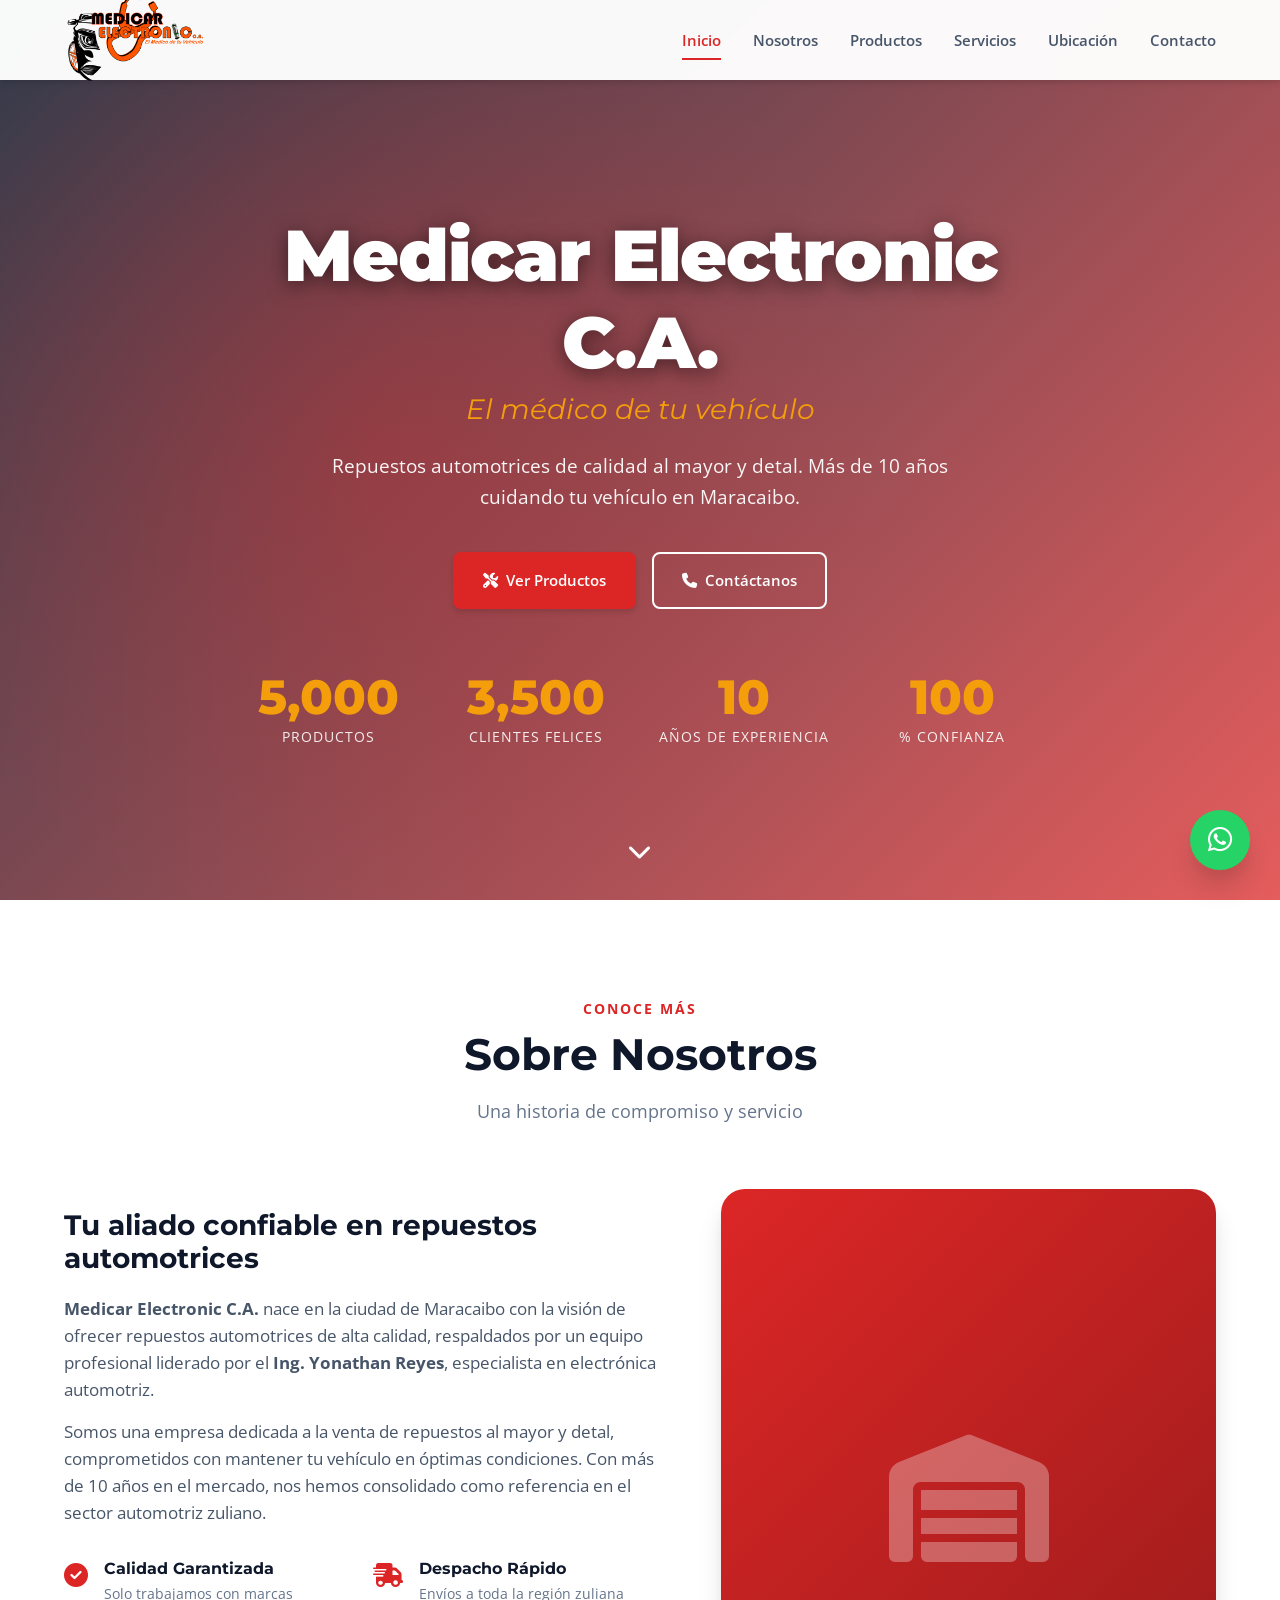
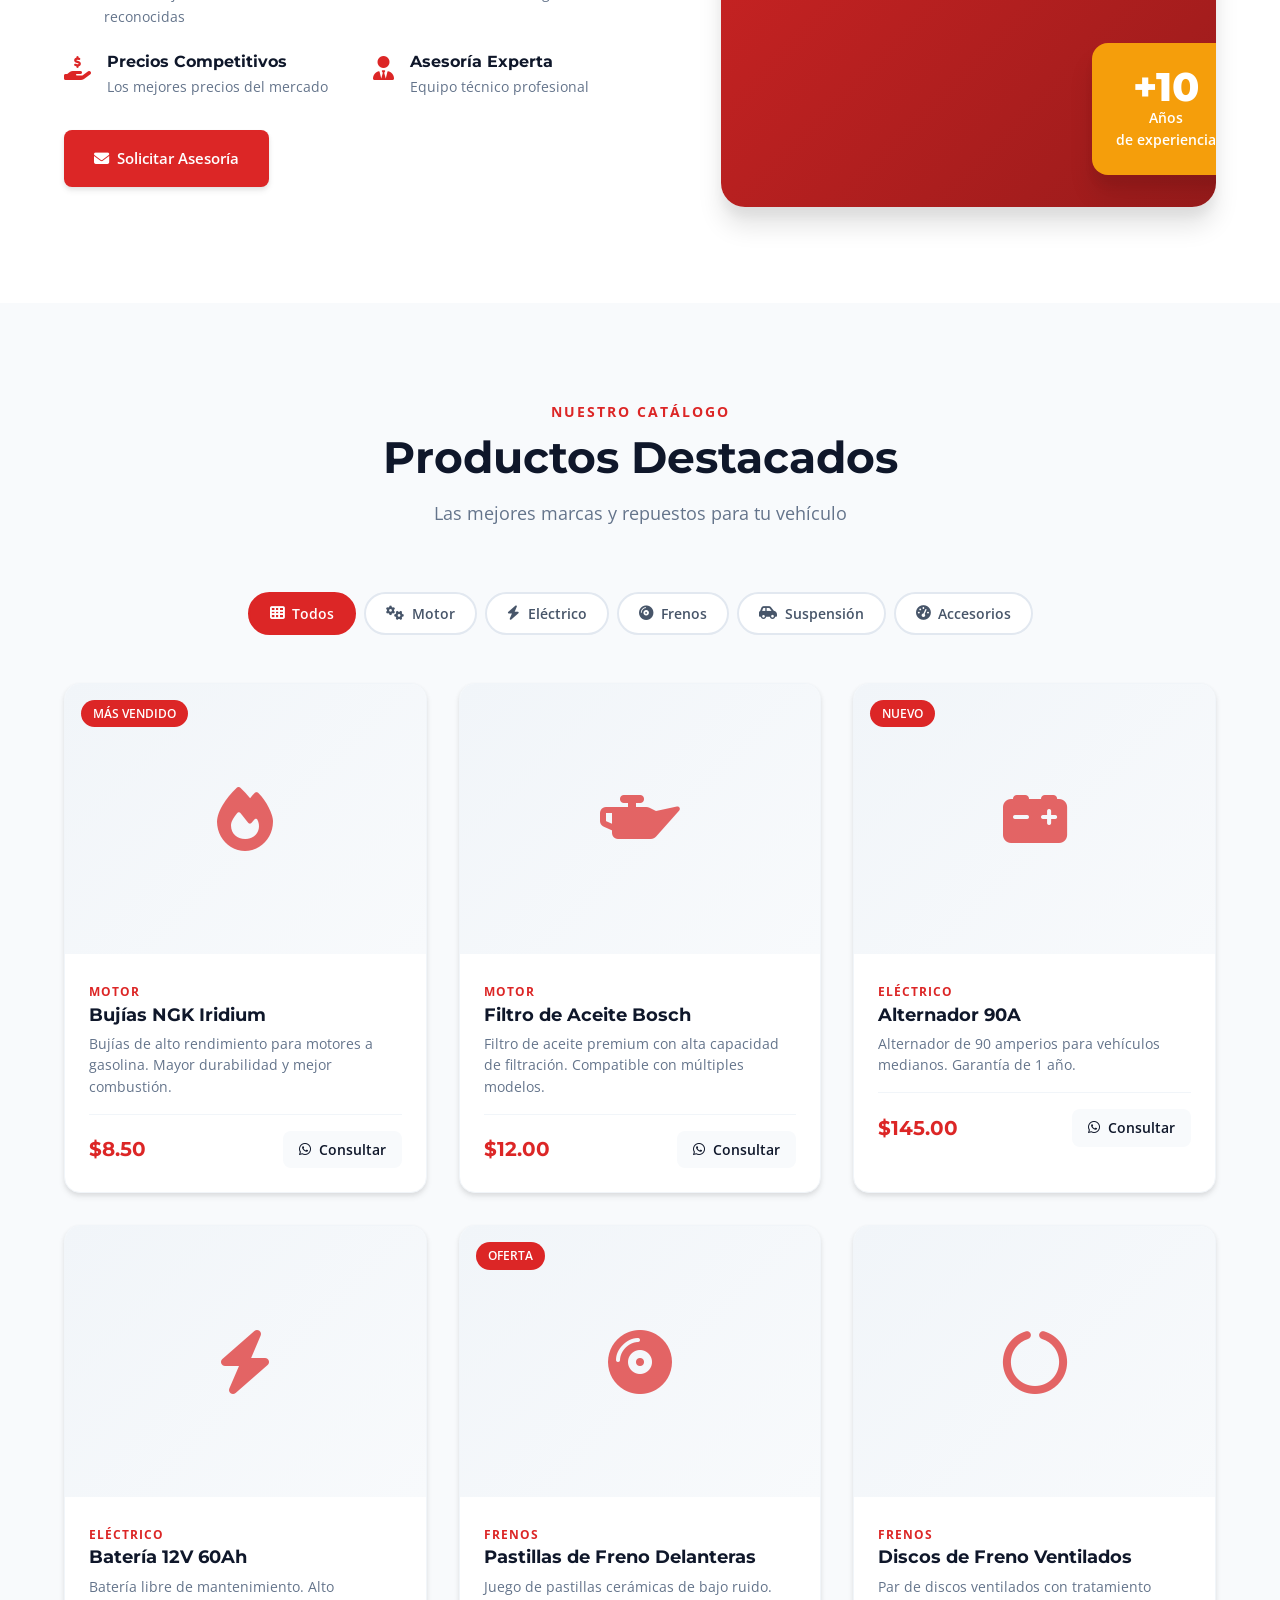
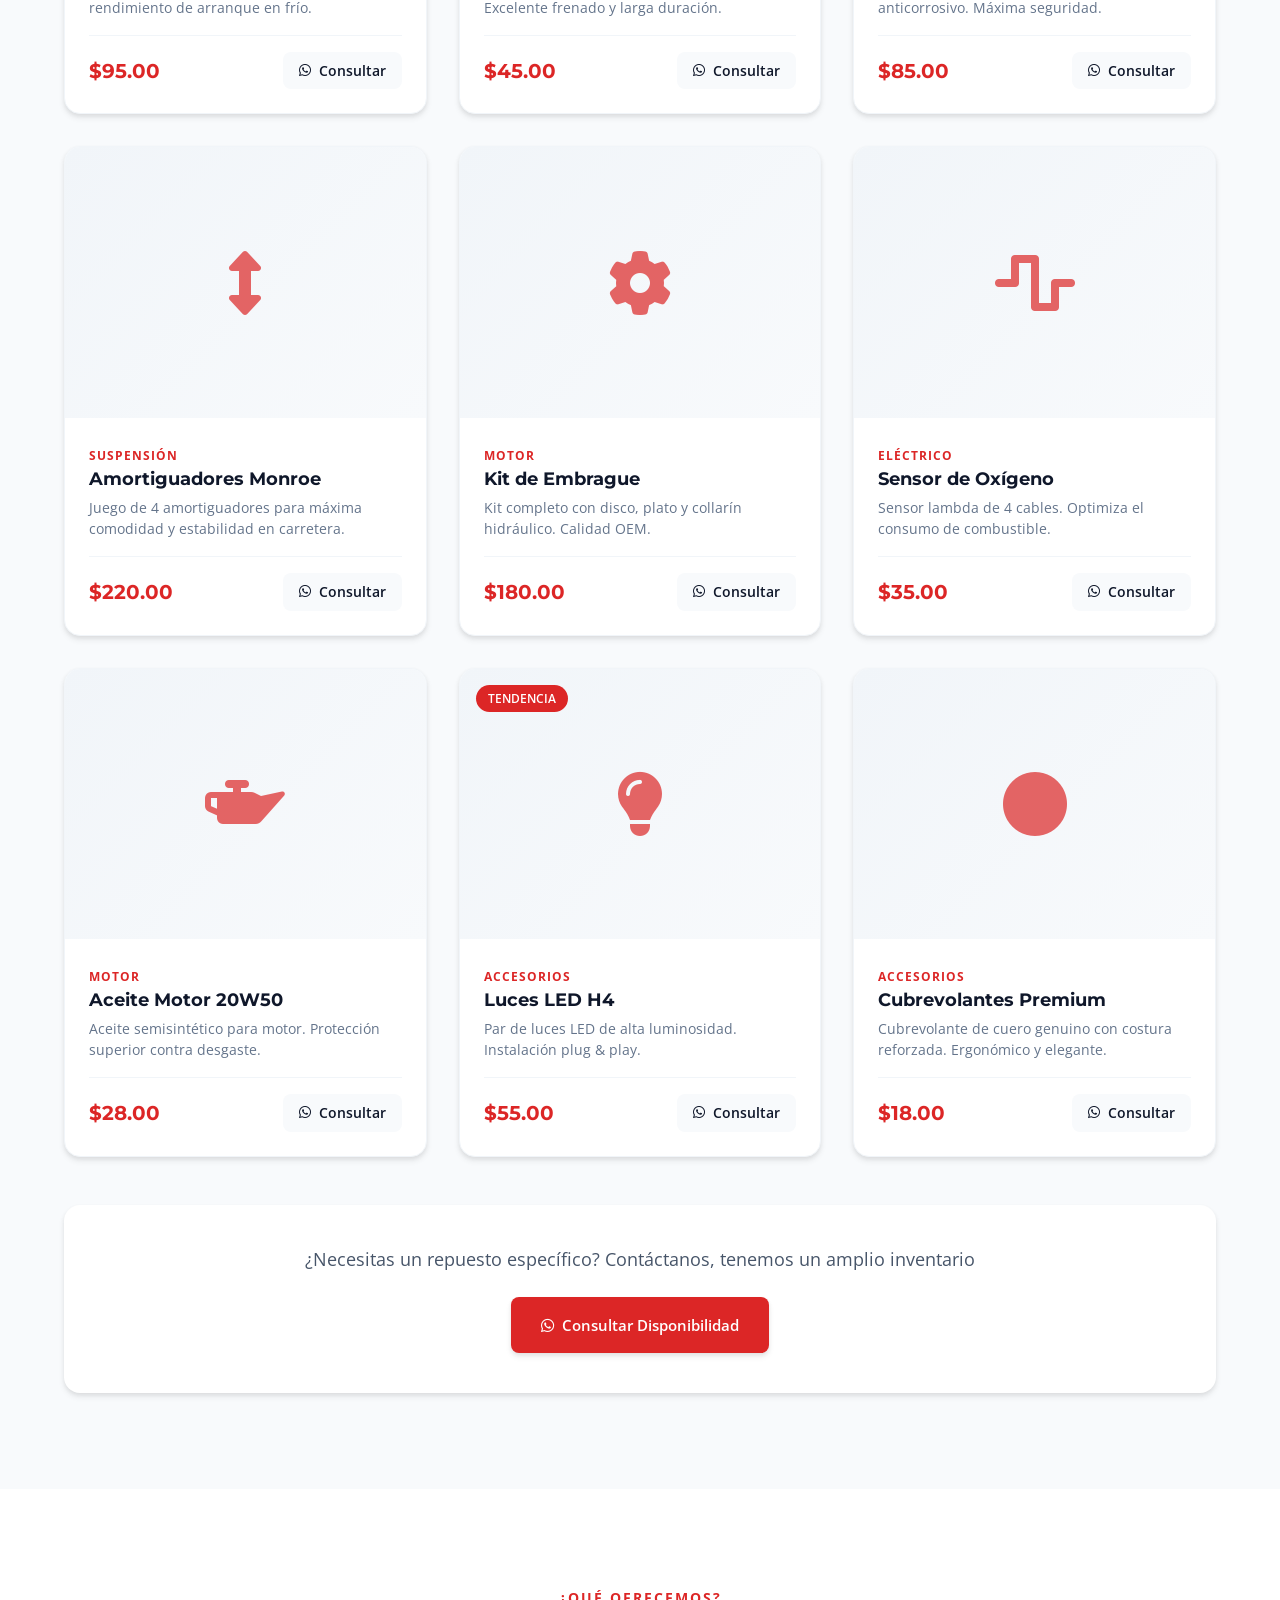
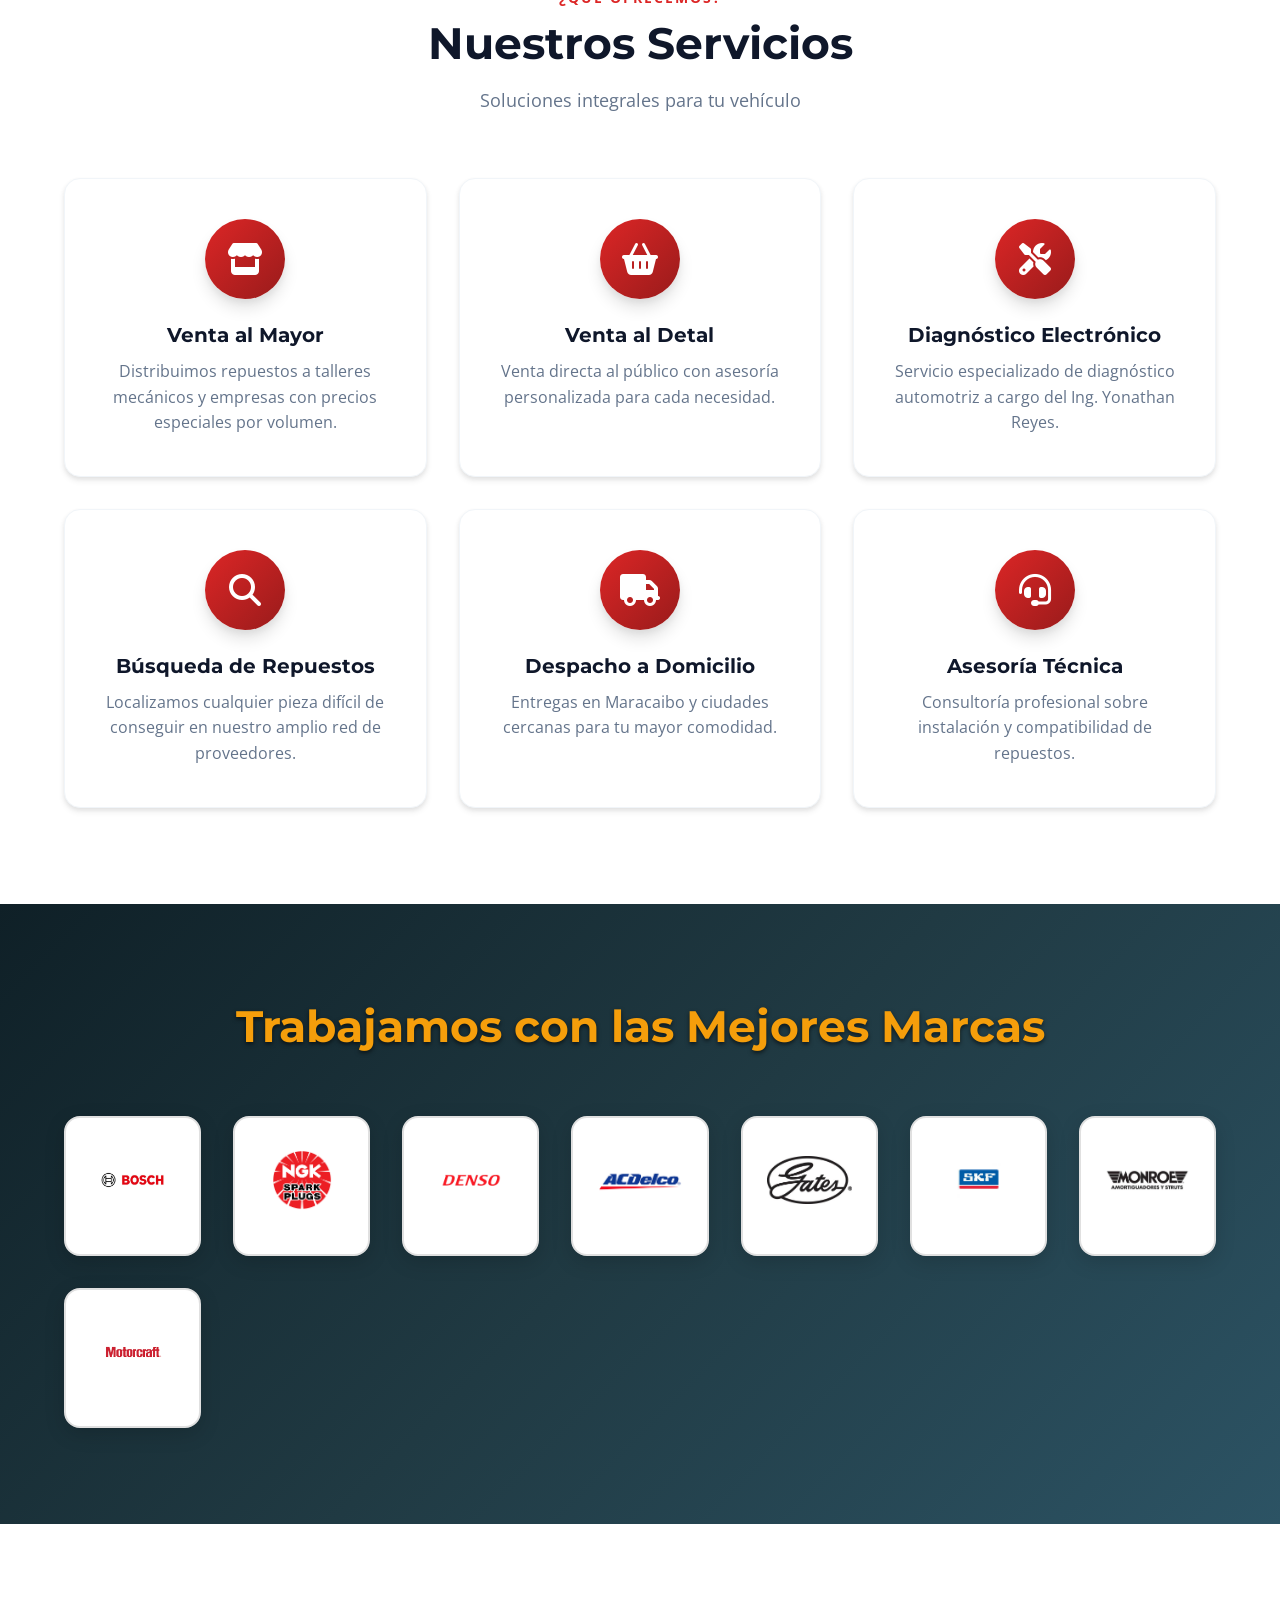
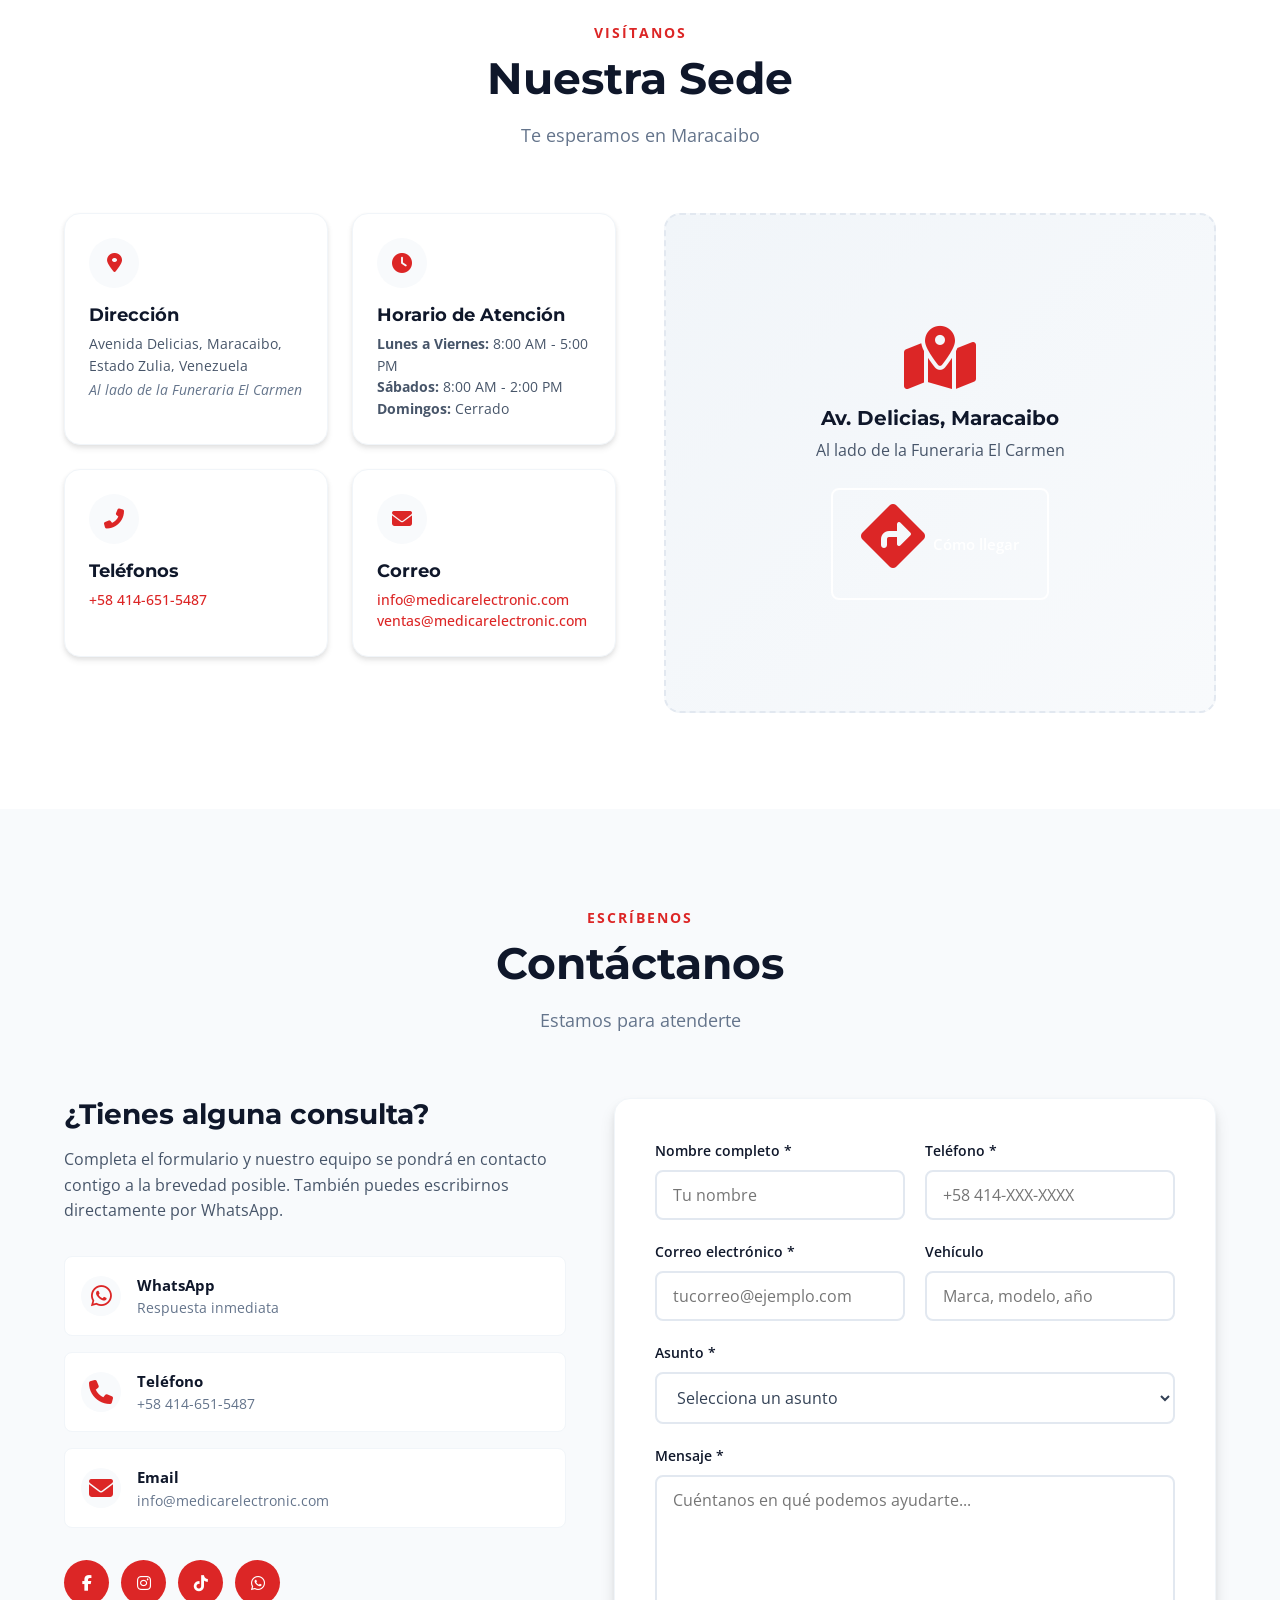
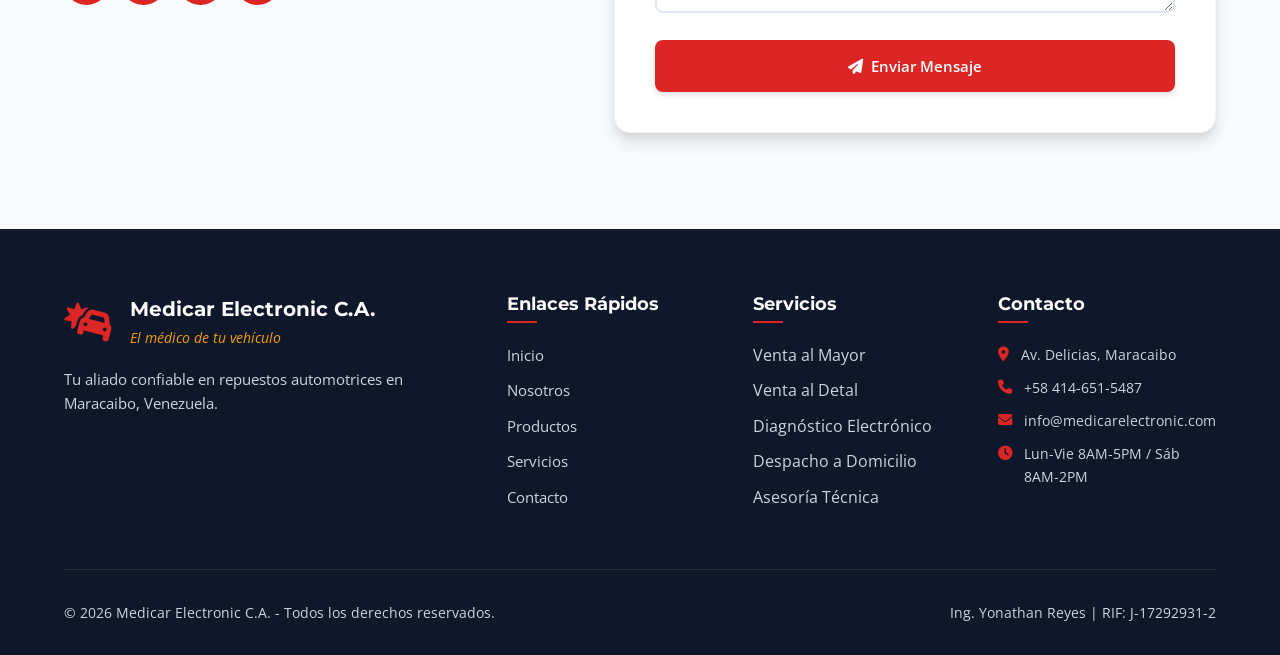
<file: index.html>
<!DOCTYPE html>
<html lang="es">
<head>
    <meta charset="UTF-8">
    <meta name="viewport" content="width=device-width, initial-scale=1.0">
    <meta name="description" content="Medicar Electronic C.A. - El médico de tu vehículo. Venta de repuestos automotrices al mayor y detal en Maracaibo, Venezuela.">
    <meta name="keywords" content="repuestos, automotrices, Maracaibo, Venezuela, Medicar, taller, vehículos, partes de carros">
    <meta name="author" content="Ing. Yonathan Reyes - Medicar Electronic C.A.">
    <title>Medicar Electronic C.A. | El Médico de tu Vehículo - Maracaibo</title>
    <link rel="stylesheet" href="css/styles.css">
    <link rel="preconnect" href="https://fonts.googleapis.com">
    <link rel="preconnect" href="https://fonts.gstatic.com" crossorigin>
    <link href="https://fonts.googleapis.com/css2?family=Montserrat:wght@300;400;500;600;700;800;900&family=Open+Sans:wght@300;400;600;700&display=swap" rel="stylesheet">
    <link rel="stylesheet" href="https://cdnjs.cloudflare.com/ajax/libs/font-awesome/6.4.0/css/all.min.css">
</head>
<body>
    <!-- Header / Navegación -->
    <header class="header" id="header">
        <div class="container header-container">
            <div class="logo">
                <a href="index.html">
                    <img src="images/logo-optimizado.png" alt="Logo Medicar Electronic C.A." class="logo-img">
                </a>
            </div>

            <nav class="nav" id="nav">
                <a href="#inicio" class="nav-link active">Inicio</a>
                <a href="#nosotros" class="nav-link">Nosotros</a>
                <a href="#productos" class="nav-link">Productos</a>
                <a href="#servicios" class="nav-link">Servicios</a>
                <a href="#ubicacion" class="nav-link">Ubicación</a>
                <a href="#contacto" class="nav-link">Contacto</a>
            </nav>

            <button class="menu-toggle" id="menu-toggle" aria-label="Abrir menú">
                <i class="fas fa-bars"></i>
            </button>
        </div>
    </header>

    <!-- Hero Section -->
    <section class="hero" id="inicio">
        <div class="hero-overlay"></div>
        <div class="container hero-content">
            <h1 class="hero-title">
                <span class="hero-title-main">Medicar Electronic C.A.</span>
                <span class="hero-title-sub">El médico de tu vehículo</span>
            </h1>
            <p class="hero-description">
                Repuestos automotrices de calidad al mayor y detal. 
                Más de 10 años cuidando tu vehículo en Maracaibo.
            </p>
            <div class="hero-buttons">
                <a href="#productos" class="btn btn-primary">
                    <i class="fas fa-tools"></i> Ver Productos
                </a>
                <a href="#contacto" class="btn btn-secondary">
                    <i class="fas fa-phone"></i> Contáctanos
                </a>
            </div>

            <div class="hero-stats">
                <div class="stat">
                    <span class="stat-number" data-count="5000">0</span>
                    <span class="stat-label">Productos</span>
                </div>
                <div class="stat">
                    <span class="stat-number" data-count="3500">0</span>
                    <span class="stat-label">Clientes Felices</span>
                </div>
                <div class="stat">
                    <span class="stat-number" data-count="10">0</span>
                    <span class="stat-label">Años de Experiencia</span>
                </div>
                <div class="stat">
                    <span class="stat-number" data-count="100">0</span>
                    <span class="stat-label">% Confianza</span>
                </div>
            </div>
        </div>

        <a href="#nosotros" class="scroll-down">
            <i class="fas fa-chevron-down"></i>
        </a>
    </section>

    <!-- Sobre Nosotros -->
    <section class="section about" id="nosotros">
        <div class="container">
            <div class="section-header">
                <span class="section-tag">Conoce más</span>
                <h2 class="section-title">Sobre Nosotros</h2>
                <p class="section-subtitle">Una historia de compromiso y servicio</p>
            </div>

            <div class="about-grid">
                <div class="about-content">
                    <h3>Tu aliado confiable en repuestos automotrices</h3>
                    <p>
                        <strong>Medicar Electronic C.A.</strong> nace en la ciudad de Maracaibo con la visión 
                        de ofrecer repuestos automotrices de alta calidad, respaldados por un equipo 
                        profesional liderado por el <strong>Ing. Yonathan Reyes</strong>, especialista 
                        en electrónica automotriz.
                    </p>
                    <p>
                        Somos una empresa dedicada a la venta de repuestos al mayor y detal, 
                        comprometidos con mantener tu vehículo en óptimas condiciones. 
                        Con más de 10 años en el mercado, nos hemos consolidado como 
                        referencia en el sector automotriz zuliano.
                    </p>

                    <div class="about-features">
                        <div class="feature">
                            <i class="fas fa-check-circle"></i>
                            <div>
                                <h4>Calidad Garantizada</h4>
                                <p>Solo trabajamos con marcas reconocidas</p>
                            </div>
                        </div>
                        <div class="feature">
                            <i class="fas fa-shipping-fast"></i>
                            <div>
                                <h4>Despacho Rápido</h4>
                                <p>Envíos a toda la región zuliana</p>
                            </div>
                        </div>
                        <div class="feature">
                            <i class="fas fa-hand-holding-usd"></i>
                            <div>
                                <h4>Precios Competitivos</h4>
                                <p>Los mejores precios del mercado</p>
                            </div>
                        </div>
                        <div class="feature">
                            <i class="fas fa-user-tie"></i>
                            <div>
                                <h4>Asesoría Experta</h4>
                                <p>Equipo técnico profesional</p>
                            </div>
                        </div>
                    </div>

                    <a href="#contacto" class="btn btn-primary">
                        <i class="fas fa-envelope"></i> Solicitar Asesoría
                    </a>
                </div>

                <div class="about-image">
                    <div class="image-wrapper">
                        <div class="image-frame">
                            <i class="fas fa-warehouse"></i>
                        </div>
                        <div class="experience-badge">
                            <span class="badge-number">+10</span>
                            <span class="badge-text">Años<br>de experiencia</span>
                        </div>
                    </div>
                </div>
            </div>
        </div>
    </section>

    <!-- Productos -->
    <section class="section products" id="productos">
        <div class="container">
            <div class="section-header">
                <span class="section-tag">Nuestro catálogo</span>
                <h2 class="section-title">Productos Destacados</h2>
                <p class="section-subtitle">Las mejores marcas y repuestos para tu vehículo</p>
            </div>

            <div class="products-tabs">
                <button class="tab-btn active" data-category="todos">
                    <i class="fas fa-th"></i> Todos
                </button>
                <button class="tab-btn" data-category="motor">
                    <i class="fas fa-cogs"></i> Motor
                </button>
                <button class="tab-btn" data-category="electrico">
                    <i class="fas fa-bolt"></i> Eléctrico
                </button>
                <button class="tab-btn" data-category="frenos">
                    <i class="fas fa-compact-disc"></i> Frenos
                </button>
                <button class="tab-btn" data-category="suspension">
                    <i class="fas fa-car-side"></i> Suspensión
                </button>
                <button class="tab-btn" data-category="accesorios">
                    <i class="fas fa-tachometer-alt"></i> Accesorios
                </button>
            </div>

            <div class="products-grid" id="products-grid">
                <!-- Los productos se cargan dinámicamente con JS -->
            </div>

            <div class="products-cta">
                <p>¿Necesitas un repuesto específico? Contáctanos, tenemos un amplio inventario</p>
                <a href="#contacto" class="btn btn-primary">
                    <i class="fab fa-whatsapp"></i> Consultar Disponibilidad
                </a>
            </div>
        </div>
    </section>

    <!-- Servicios -->
    <section class="section services" id="servicios">
        <div class="container">
            <div class="section-header">
                <span class="section-tag">¿Qué ofrecemos?</span>
                <h2 class="section-title">Nuestros Servicios</h2>
                <p class="section-subtitle">Soluciones integrales para tu vehículo</p>
            </div>

            <div class="services-grid">
                <div class="service-card">
                    <div class="service-icon">
                        <i class="fas fa-store"></i>
                    </div>
                    <h3>Venta al Mayor</h3>
                    <p>
                        Distribuimos repuestos a talleres mecánicos y empresas 
                        con precios especiales por volumen.
                    </p>
                </div>

                <div class="service-card">
                    <div class="service-icon">
                        <i class="fas fa-shopping-basket"></i>
                    </div>
                    <h3>Venta al Detal</h3>
                    <p>
                        Venta directa al público con asesoría personalizada 
                        para cada necesidad.
                    </p>
                </div>

                <div class="service-card">
                    <div class="service-icon">
                        <i class="fas fa-tools"></i>
                    </div>
                    <h3>Diagnóstico Electrónico</h3>
                    <p>
                        Servicio especializado de diagnóstico automotriz 
                        a cargo del Ing. Yonathan Reyes.
                    </p>
                </div>

                <div class="service-card">
                    <div class="service-icon">
                        <i class="fas fa-search"></i>
                    </div>
                    <h3>Búsqueda de Repuestos</h3>
                    <p>
                        Localizamos cualquier pieza difícil de conseguir 
                        en nuestro amplio red de proveedores.
                    </p>
                </div>

                <div class="service-card">
                    <div class="service-icon">
                        <i class="fas fa-truck"></i>
                    </div>
                    <h3>Despacho a Domicilio</h3>
                    <p>
                        Entregas en Maracaibo y ciudades cercanas 
                        para tu mayor comodidad.
                    </p>
                </div>

                <div class="service-card">
                    <div class="service-icon">
                        <i class="fas fa-headset"></i>
                    </div>
                    <h3>Asesoría Técnica</h3>
                    <p>
                        Consultoría profesional sobre instalación y 
                        compatibilidad de repuestos.
                    </p>
                </div>
            </div>
        </div>
    </section>

    <!-- Marcas -->
    <section class="section brands">
        <div class="container">
            <div class="section-header">
                <h2 class="section-title light">Trabajamos con las Mejores Marcas</h2>
            </div>
            <div class="brands-grid">
                <div class="brand-item">
                    <img src="images/brands/bosch.jpeg" alt="Logo Bosch" class="brand-logo">
                </div>
                <div class="brand-item">
                    <img src="images/brands/ngk.png" alt="Logo NGK" class="brand-logo">
                </div>
                <div class="brand-item">
                    <img src="images/brands/denso.png" alt="Logo Denso" class="brand-logo">
                </div>
                <div class="brand-item">
                    <img src="images/brands/acdelco.png" alt="Logo ACDelco" class="brand-logo">
                </div>
                <div class="brand-item">
                    <img src="images/brands/gates.jpeg" alt="Logo Gates" class="brand-logo">
                </div>
                <div class="brand-item">
                    <img src="images/brands/skf.jpeg" alt="Logo SKF" class="brand-logo">
                </div>
                <div class="brand-item">
                    <img src="images/brands/monroe.jpeg" alt="Logo Monroe" class="brand-logo">
                </div>
                <div class="brand-item">
                    <img src="images/brands/motorcraft.png" alt="Logo Motorcraft" class="brand-logo">
                </div>
            </div>
        </div>
    </section>

    <!-- Ubicación -->
    <section class="section location" id="ubicacion">
        <div class="container">
            <div class="section-header">
                <span class="section-tag">Visítanos</span>
                <h2 class="section-title">Nuestra Sede</h2>
                <p class="section-subtitle">Te esperamos en Maracaibo</p>
            </div>

            <div class="location-grid">
                <div class="location-info">
                    <div class="location-card">
                        <div class="location-icon">
                            <i class="fas fa-map-marker-alt"></i>
                        </div>
                        <h3>Dirección</h3>
                        <p>Avenida Delicias, Maracaibo, Estado Zulia, Venezuela</p>
                        <p class="location-detail">Al lado de la Funeraria El Carmen</p>
                    </div>

                    <div class="location-card">
                        <div class="location-icon">
                            <i class="fas fa-clock"></i>
                        </div>
                        <h3>Horario de Atención</h3>
                        <p><strong>Lunes a Viernes:</strong> 8:00 AM - 5:00 PM</p>
                        <p><strong>Sábados:</strong> 8:00 AM - 2:00 PM</p>
                        <p><strong>Domingos:</strong> Cerrado</p>
                    </div>

                    <div class="location-card">
                        <div class="location-icon">
                            <i class="fas fa-phone-alt"></i>
                        </div>
                        <h3>Teléfonos</h3>
                        <p>
                            <a href="tel:+584146515487">+58 414-651-5487</a><br>
                        </p>
                    </div>

                    <div class="location-card">
                        <div class="location-icon">
                            <i class="fas fa-envelope"></i>
                        </div>
                        <h3>Correo</h3>
                        <p>
                            <a href="mailto:info@medicarelectronic.com">info@medicarelectronic.com</a><br>
                            <a href="mailto:ventas@medicarelectronic.com">ventas@medicarelectronic.com</a>
                        </p>
                    </div>
                </div>

                <div class="location-map">
                    <div class="map-placeholder">
                        <i class="fas fa-map-marked-alt"></i>
                        <h4>Av. Delicias, Maracaibo</h4>
                        <p>Al lado de la Funeraria El Carmen</p>
                        <a href="https://maps.google.com/?q=Av+Delicias+Maracaibo+Zulia+Venezuela" 
                           target="_blank" rel="noopener" class="btn btn-secondary">
                            <i class="fas fa-directions"></i> Cómo llegar
                        </a>
                    </div>
                </div>
            </div>
        </div>
    </section>

    <!-- Contacto -->
    <section class="section contact" id="contacto">
        <div class="container">
            <div class="section-header">
                <span class="section-tag">Escríbenos</span>
                <h2 class="section-title">Contáctanos</h2>
                <p class="section-subtitle">Estamos para atenderte</p>
            </div>

            <div class="contact-grid">
                <div class="contact-info">
                    <h3>¿Tienes alguna consulta?</h3>
                    <p>
                        Completa el formulario y nuestro equipo se pondrá en contacto 
                        contigo a la brevedad posible. También puedes escribirnos 
                        directamente por WhatsApp.
                    </p>

                    <div class="contact-methods">
                        <a href="https://wa.me/584146515487" target="_blank" rel="noopener" class="contact-method">
                            <i class="fab fa-whatsapp"></i>
                            <div>
                                <strong>WhatsApp</strong>
                                <span>Respuesta inmediata</span>
                            </div>
                        </a>
                        <a href="tel:+584146515487" class="contact-method">
                            <i class="fas fa-phone"></i>
                            <div>
                                <strong>Teléfono</strong>
                                <span>+58 414-651-5487</span>
                            </div>
                        </a>
                        <a href="mailto:info@medicarelectronic.com" class="contact-method">
                            <i class="fas fa-envelope"></i>
                            <div>
                                <strong>Email</strong>
                                <span>info@medicarelectronic.com</span>
                            </div>
                        </a>
                    </div>

                    <div class="social-links">
                        <a href="#" aria-label="Facebook"><i class="fab fa-facebook-f"></i></a>
                        <a href="#" aria-label="Instagram"><i class="fab fa-instagram"></i></a>
                        <a href="#" aria-label="TikTok"><i class="fab fa-tiktok"></i></a>
                        <a href="https://wa.me/584145550000" target="_blank" rel="noopener" aria-label="WhatsApp"><i class="fab fa-whatsapp"></i></a>
                    </div>
                </div>

                <form class="contact-form" id="contactForm" novalidate>
                    <div class="form-row">
                        <div class="form-group">
                            <label for="nombre">Nombre completo *</label>
                            <input type="text" id="nombre" name="nombre" required placeholder="Tu nombre">
                        </div>
                        <div class="form-group">
                            <label for="telefono">Teléfono *</label>
                            <input type="tel" id="telefono" name="telefono" required placeholder="+58 414-XXX-XXXX">
                        </div>
                    </div>

                    <div class="form-row">
                        <div class="form-group">
                            <label for="email">Correo electrónico *</label>
                            <input type="email" id="email" name="email" required placeholder="tucorreo@ejemplo.com">
                        </div>
                        <div class="form-group">
                            <label for="vehiculo">Vehículo</label>
                            <input type="text" id="vehiculo" name="vehiculo" placeholder="Marca, modelo, año">
                        </div>
                    </div>

                    <div class="form-group">
                        <label for="asunto">Asunto *</label>
                        <select id="asunto" name="asunto" required>
                            <option value="">Selecciona un asunto</option>
                            <option value="cotizacion">Cotización de repuesto</option>
                            <option value="venta-mayor">Venta al mayor</option>
                            <option value="servicio">Solicitud de servicio</option>
                            <option value="diagnostico">Diagnóstico electrónico</option>
                            <option value="otro">Otro</option>
                        </select>
                    </div>

                    <div class="form-group">
                        <label for="mensaje">Mensaje *</label>
                        <textarea id="mensaje" name="mensaje" rows="5" required placeholder="Cuéntanos en qué podemos ayudarte..."></textarea>
                    </div>

                    <button type="submit" class="btn btn-primary btn-block">
                        <i class="fas fa-paper-plane"></i> Enviar Mensaje
                    </button>

                    <div class="form-status" id="formStatus" role="status" aria-live="polite"></div>
                </form>
            </div>
        </div>
    </section>

    <!-- Footer -->
    <footer class="footer">
        <div class="container">
            <div class="footer-grid">
                <div class="footer-col">
                    <div class="footer-logo">
                        <i class="fas fa-car-crash"></i>
                        <div>
                            <strong>Medicar Electronic C.A.</strong>
                            <span>El médico de tu vehículo</span>
                        </div>
                    </div>
                    <p>
                        Tu aliado confiable en repuestos automotrices 
                        en Maracaibo, Venezuela.
                    </p>
                </div>

                <div class="footer-col">
                    <h4>Enlaces Rápidos</h4>
                    <ul>
                        <li><a href="#inicio">Inicio</a></li>
                        <li><a href="#nosotros">Nosotros</a></li>
                        <li><a href="#productos">Productos</a></li>
                        <li><a href="#servicios">Servicios</a></li>
                        <li><a href="#contacto">Contacto</a></li>
                    </ul>
                </div>

                <div class="footer-col">
                    <h4>Servicios</h4>
                    <ul>
                        <li>Venta al Mayor</li>
                        <li>Venta al Detal</li>
                        <li>Diagnóstico Electrónico</li>
                        <li>Despacho a Domicilio</li>
                        <li>Asesoría Técnica</li>
                    </ul>
                </div>

                <div class="footer-col">
                    <h4>Contacto</h4>
                    <ul class="footer-contact">
                        <li><i class="fas fa-map-marker-alt"></i> Av. Delicias, Maracaibo</li>
                        <li><i class="fas fa-phone"></i> +58 414-651-5487</li>
                        <li><i class="fas fa-envelope"></i> info@medicarelectronic.com</li>
                        <li><i class="fas fa-clock"></i> Lun-Vie 8AM-5PM / Sáb 8AM-2PM</li>
                    </ul>
                </div>
            </div>

            <div class="footer-bottom">
                <p>&copy; <span id="year"></span> Medicar Electronic C.A. - Todos los derechos reservados.</p>
                <p>Ing. Yonathan Reyes | RIF: J-17292931-2</p>
            </div>
        </div>
    </footer>

    <!-- Botón flotante WhatsApp -->
    <a href="https://wa.me/584146515487?text=Hola%20Medicar%20Electronic,%20necesito%20información" 
       class="whatsapp-float" 
       target="_blank" 
       rel="noopener"
       aria-label="Contactar por WhatsApp">
        <i class="fab fa-whatsapp"></i>
    </a>

    <!-- Botón flotante volver arriba -->
    <button class="back-to-top" id="backToTop" aria-label="Volver arriba">
        <i class="fas fa-chevron-up"></i>
    </button>

    <script src="js/main.js"></script>
</body>
</html>
</file>
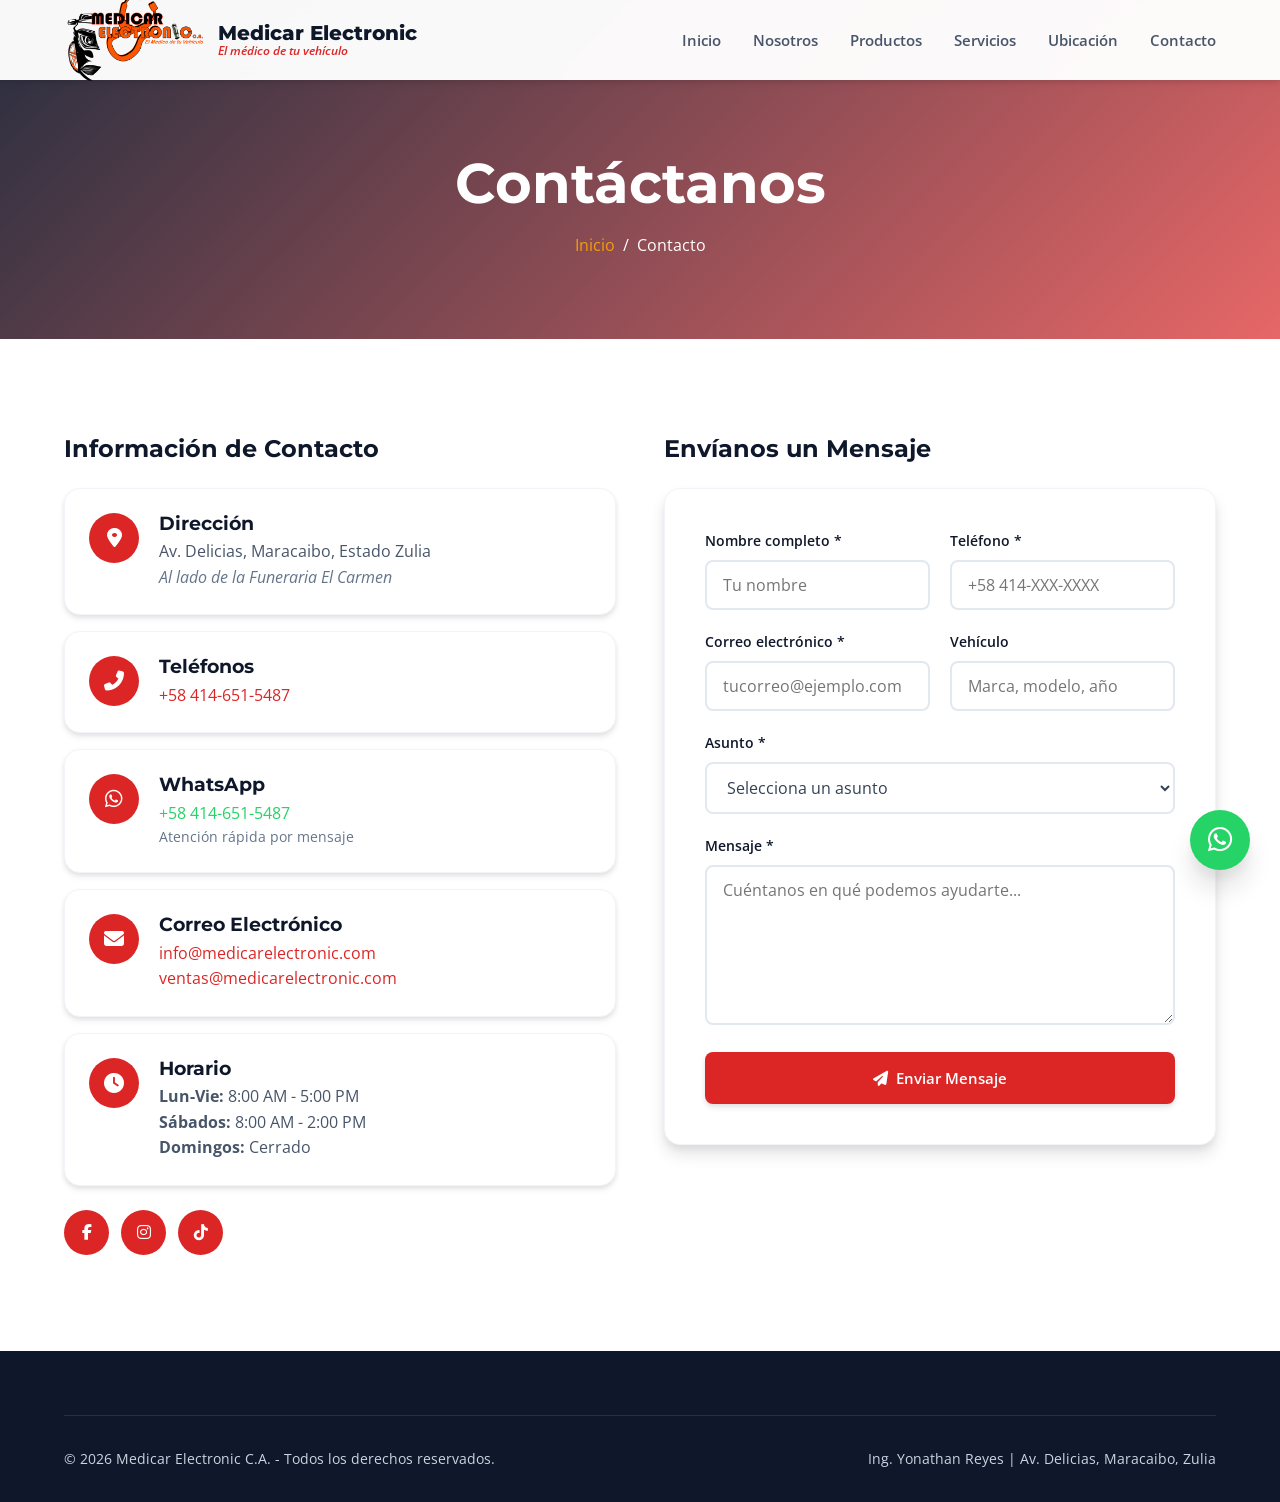
<file: pages/contacto.html>
<!DOCTYPE html>
<html lang="es">
<head>
    <meta charset="UTF-8">
    <meta name="viewport" content="width=device-width, initial-scale=1.0">
    <meta name="description" content="Contáctanos - Medicar Electronic C.A.">
    <title>Contacto | Medicar Electronic C.A.</title>
    <link rel="stylesheet" href="../css/styles.css">
    <link href="https://fonts.googleapis.com/css2?family=Montserrat:wght@300;400;600;700;800&family=Open+Sans:wght@300;400;600;700&display=swap" rel="stylesheet">
    <link rel="stylesheet" href="https://cdnjs.cloudflare.com/ajax/libs/font-awesome/6.4.0/css/all.min.css">
    <style>
        .page-hero {
            background: linear-gradient(135deg, rgba(15, 23, 42, 0.9), rgba(220, 38, 38, 0.7)),
                        url('https://images.unsplash.com/photo-1423666639041-f56000c27a9e?w=1920&q=80') center/cover;
            color: var(--white);
            padding: 150px 0 80px;
            text-align: center;
        }
        .page-hero h1 { color: var(--white); font-size: clamp(2.5rem, 5vw, 3.5rem); margin-bottom: 1rem; }
        .breadcrumb { display: flex; justify-content: center; gap: 0.5rem; }
        .breadcrumb a { color: var(--accent); }
        .contact-full-grid {
            display: grid;
            grid-template-columns: 1fr 1fr;
            gap: 3rem;
        }
        .info-card {
            background: var(--white);
            padding: 1.5rem;
            border-radius: var(--radius-lg);
            margin-bottom: 1rem;
            display: flex;
            gap: 1.25rem;
            box-shadow: var(--shadow);
            border: 1px solid var(--gray-200);
        }
        .info-card .icon {
            width: 50px;
            height: 50px;
            background: var(--primary);
            color: var(--white);
            border-radius: 50%;
            display: flex;
            align-items: center;
            justify-content: center;
            flex-shrink: 0;
            font-size: 1.25rem;
        }
        .info-card h3 { color: var(--dark); margin-bottom: 0.25rem; }
        .info-card p { color: var(--gray-700); margin: 0; }
        @media (max-width: 768px) {
            .contact-full-grid { grid-template-columns: 1fr; }
        }
    </style>
</head>
<body>
    <header class="header" id="header">
        <div class="container header-container">
            <div class="logo">
                <a href="../index.html">
                    <img src="../images/logo-optimizado.png" alt="Logo Medicar Electronic C.A." class="logo-img">
                    <div class="logo-text">
                        <span class="logo-name">Medicar Electronic</span>
                        <span class="logo-slogan">El médico de tu vehículo</span>
                    </div>
                </a>
            </div>
            <nav class="nav" id="nav">
                <a href="../index.html#inicio" class="nav-link">Inicio</a>
                <a href="../index.html#nosotros" class="nav-link">Nosotros</a>
                <a href="productos.html" class="nav-link">Productos</a>
                <a href="../index.html#servicios" class="nav-link">Servicios</a>
                <a href="../index.html#ubicacion" class="nav-link">Ubicación</a>
                <a href="contacto.html" class="nav-link active">Contacto</a>
            </nav>
            <button class="menu-toggle" id="menu-toggle" aria-label="Abrir menú">
                <i class="fas fa-bars"></i>
            </button>
        </div>
    </header>

    <section class="page-hero">
        <div class="container">
            <h1>Contáctanos</h1>
            <div class="breadcrumb">
                <a href="../index.html">Inicio</a>
                <span>/</span>
                <span>Contacto</span>
            </div>
        </div>
    </section>

    <section class="section">
        <div class="container">
            <div class="contact-full-grid">
                <div>
                    <h2 style="margin-bottom: 1.5rem; color: var(--dark);">Información de Contacto</h2>
                    
                    <div class="info-card">
                        <div class="icon"><i class="fas fa-map-marker-alt"></i></div>
                        <div>
                            <h3>Dirección</h3>
                            <p>Av. Delicias, Maracaibo, Estado Zulia</p>
                            <p style="font-style: italic; color: var(--gray-600);">Al lado de la Funeraria El Carmen</p>
                        </div>
                    </div>

                    <div class="info-card">
                        <div class="icon"><i class="fas fa-phone-alt"></i></div>
                        <div>
                            <h3>Teléfonos</h3>
                            <p>
                                <a href="tel:+584145550000" style="color: var(--primary);">+58 414-651-5487</a><br>
                            </p>
                        </div>
                    </div>

                    <div class="info-card">
                        <div class="icon"><i class="fab fa-whatsapp"></i></div>
                        <div>
                            <h3>WhatsApp</h3>
                            <p><a href="https://wa.me/584146515487" target="_blank" style="color: var(--whatsapp);">+58 414-651-5487</a></p>
                            <p style="font-size: 0.85rem; color: var(--gray-600);">Atención rápida por mensaje</p>
                        </div>
                    </div>

                    <div class="info-card">
                        <div class="icon"><i class="fas fa-envelope"></i></div>
                        <div>
                            <h3>Correo Electrónico</h3>
                            <p>
                                <a href="mailto:info@medicarelectronic.com" style="color: var(--primary);">info@medicarelectronic.com</a><br>
                                <a href="mailto:ventas@medicarelectronic.com" style="color: var(--primary);">ventas@medicarelectronic.com</a>
                            </p>
                        </div>
                    </div>

                    <div class="info-card">
                        <div class="icon"><i class="fas fa-clock"></i></div>
                        <div>
                            <h3>Horario</h3>
                            <p><strong>Lun-Vie:</strong> 8:00 AM - 5:00 PM</p>
                            <p><strong>Sábados:</strong> 8:00 AM - 2:00 PM</p>
                            <p><strong>Domingos:</strong> Cerrado</p>
                        </div>
                    </div>

                    <div class="social-links" style="margin-top: 1.5rem;">
                        <a href="#" aria-label="Facebook"><i class="fab fa-facebook-f"></i></a>
                        <a href="#" aria-label="Instagram"><i class="fab fa-instagram"></i></a>
                        <a href="#" aria-label="TikTok"><i class="fab fa-tiktok"></i></a>
                    </div>
                </div>

                <div>
                    <h2 style="margin-bottom: 1.5rem; color: var(--dark);">Envíanos un Mensaje</h2>
                    <form class="contact-form" id="contactForm" action="https://formsubmit.co/raynitoflores@gmail.com" method="POST" novalidate>
                        <!-- Campos ocultos para FormSubmit -->
                        <input type="hidden" name="_subject" value="Nuevo mensaje desde el formulario de contacto">
                        <input type="hidden" name="_captcha" value="false">
                        <input type="hidden" name="_template" value="table">
                        <input type="hidden" name="_next" value="https://medicarelectronic.com/pages/contacto.html?success=true">

                        <div class="form-row">
                            <div class="form-group">
                                <label for="nombre">Nombre completo *</label>
                                <input type="text" id="nombre" name="nombre" required placeholder="Tu nombre">
                            </div>
                            <div class="form-group">
                                <label for="telefono">Teléfono *</label>
                                <input type="tel" id="telefono" name="telefono" required placeholder="+58 414-XXX-XXXX">
                            </div>
                        </div>

                        <div class="form-row">
                            <div class="form-group">
                                <label for="email">Correo electrónico *</label>
                                <input type="email" id="email" name="email" required placeholder="tucorreo@ejemplo.com">
                            </div>
                            <div class="form-group">
                                <label for="vehiculo">Vehículo</label>
                                <input type="text" id="vehiculo" name="vehiculo" placeholder="Marca, modelo, año">
                            </div>
                        </div>

                        <div class="form-group">
                            <label for="asunto">Asunto *</label>
                            <select id="asunto" name="asunto" required>
                                <option value="">Selecciona un asunto</option>
                                <option value="cotizacion">Cotización de repuesto</option>
                                <option value="venta-mayor">Venta al mayor</option>
                                <option value="servicio">Solicitud de servicio</option>
                                <option value="diagnostico">Diagnóstico electrónico</option>
                                <option value="otro">Otro</option>
                            </select>
                        </div>

                        <div class="form-group">
                            <label for="mensaje">Mensaje *</label>
                            <textarea id="mensaje" name="mensaje" rows="6" required placeholder="Cuéntanos en qué podemos ayudarte..."></textarea>
                        </div>

                        <button type="submit" class="btn btn-primary btn-block">
                            <i class="fas fa-paper-plane"></i> Enviar Mensaje
                        </button>

                        <div class="form-status" id="formStatus" role="status" aria-live="polite"></div>
                    </form>
                </div>
            </div>
        </div>
    </section>

    <footer class="footer">
        <div class="container">
            <div class="footer-bottom">
                <p>&copy; <span id="year"></span> Medicar Electronic C.A. - Todos los derechos reservados.</p>
                <p>Ing. Yonathan Reyes | Av. Delicias, Maracaibo, Zulia</p>
            </div>
        </div>
    </footer>

    <a href="https://wa.me/584146515487" class="whatsapp-float" target="_blank" rel="noopener" aria-label="WhatsApp">
        <i class="fab fa-whatsapp"></i>
    </a>

    <script src="../js/main.js"></script>
</body>
</html>
</file>
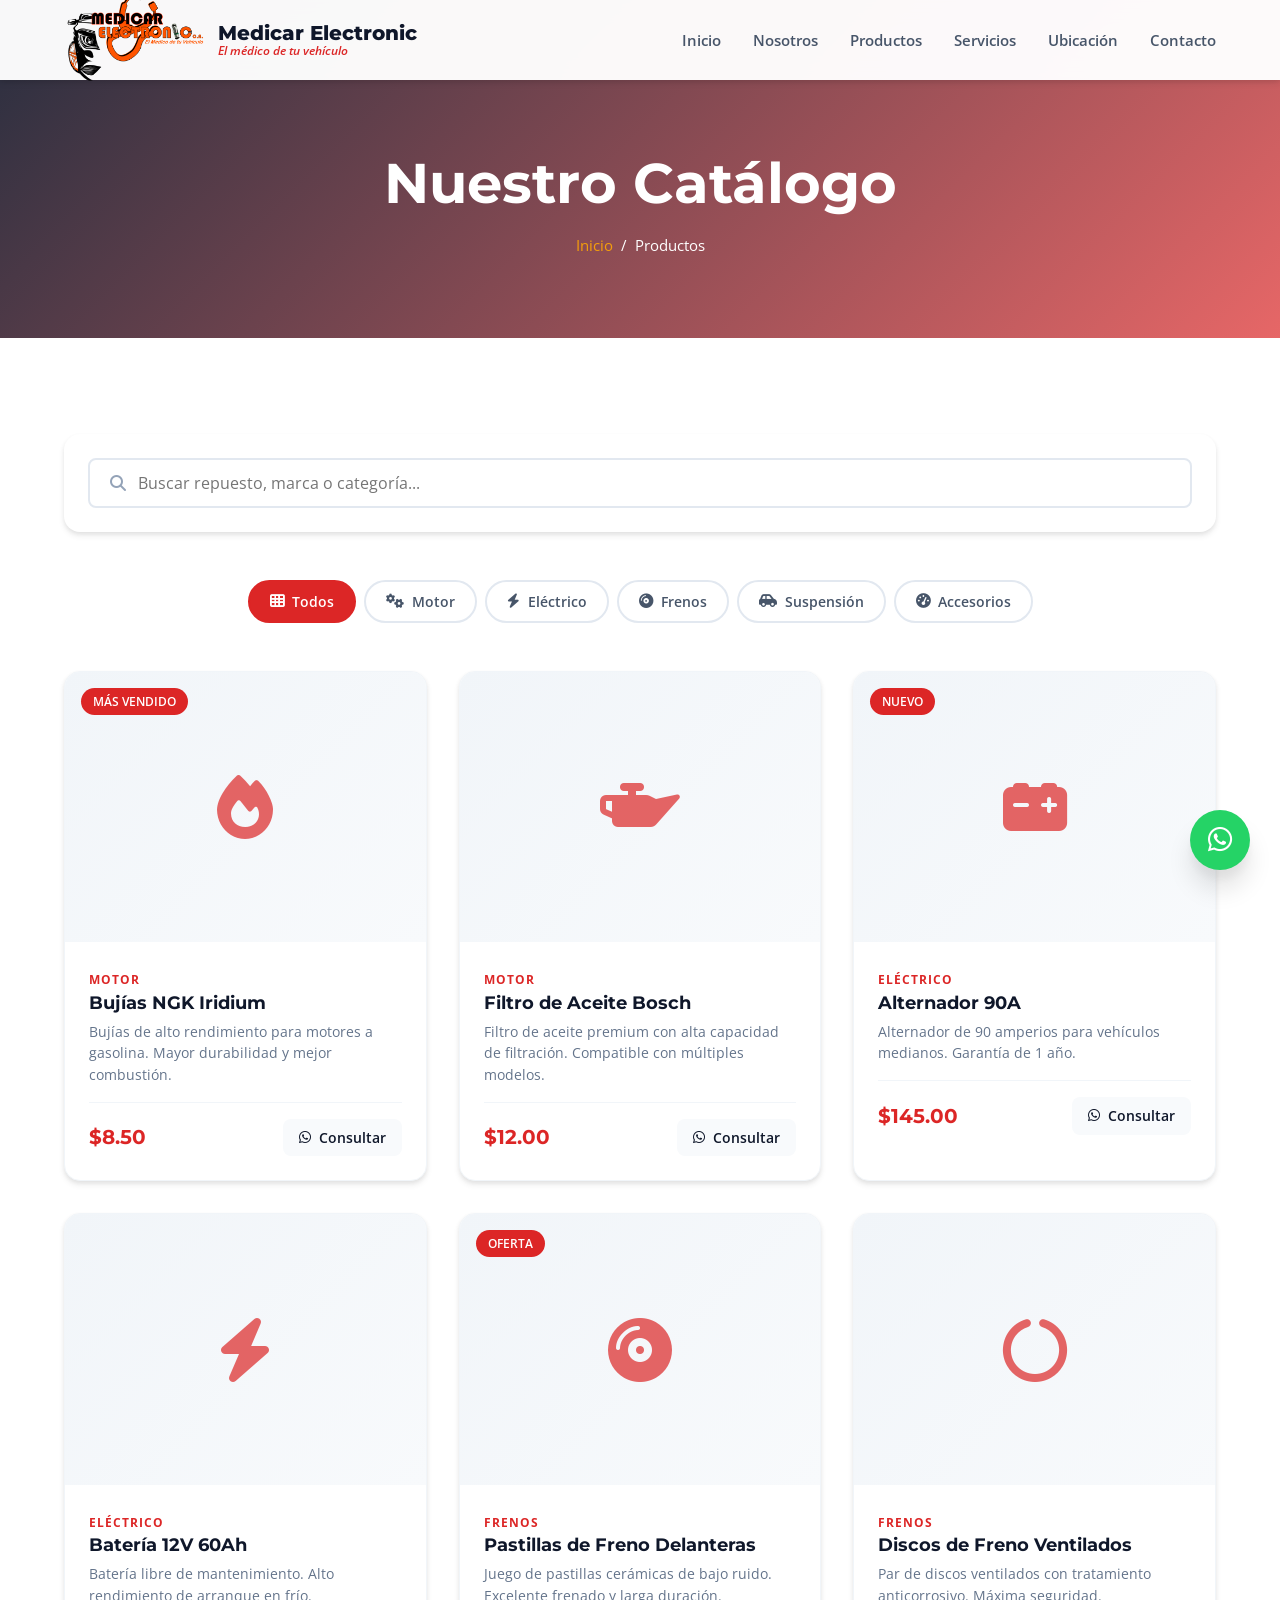
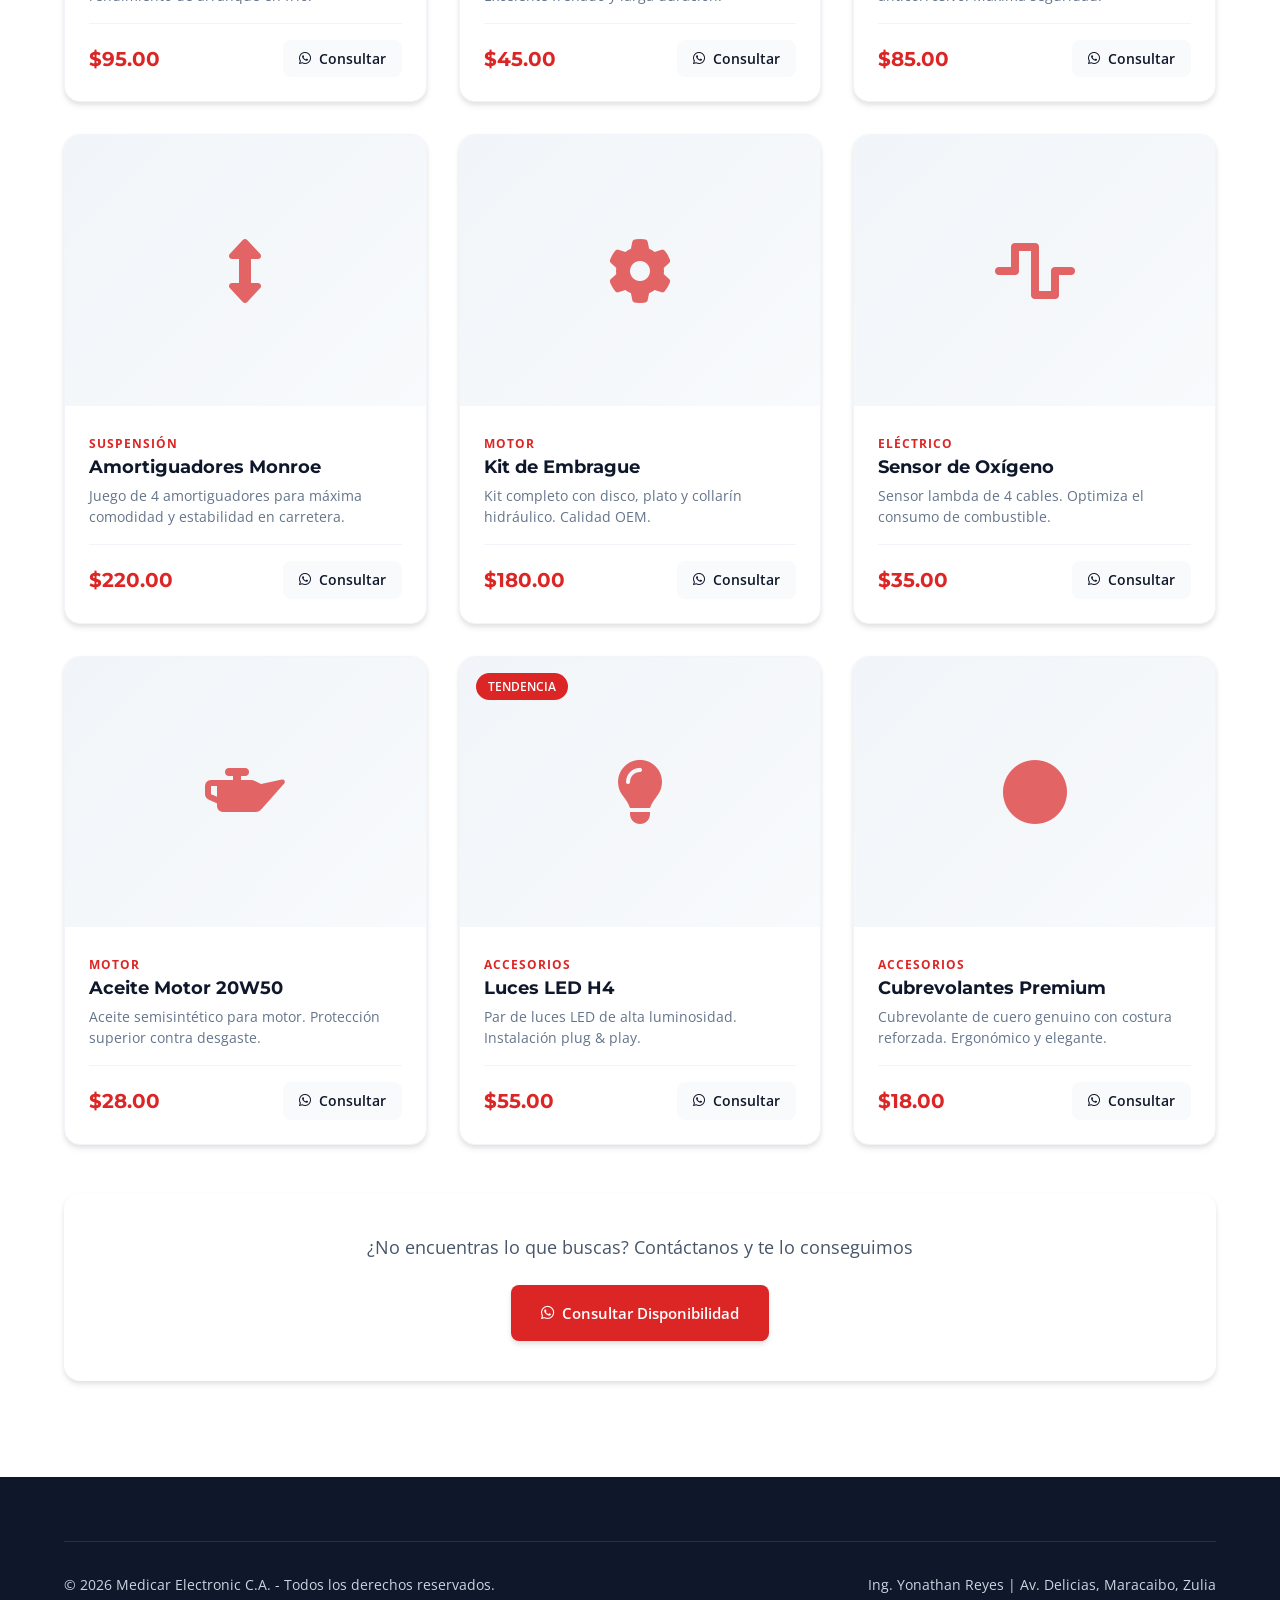
<file: pages/productos.html>
<!DOCTYPE html>
<html lang="es">
<head>
    <meta charset="UTF-8">
    <meta name="viewport" content="width=device-width, initial-scale=1.0">
    <meta name="description" content="Catálogo completo de repuestos automotrices - Medicar Electronic C.A.">
    <title>Catálogo de Productos | Medicar Electronic C.A.</title>
    <link rel="stylesheet" href="../css/styles.css">
    <link rel="preconnect" href="https://fonts.googleapis.com">
    <link rel="preconnect" href="https://fonts.gstatic.com" crossorigin>
    <link href="https://fonts.googleapis.com/css2?family=Montserrat:wght@300;400;500;600;700;800;900&family=Open+Sans:wght@300;400;600;700&display=swap" rel="stylesheet">
    <link rel="stylesheet" href="https://cdnjs.cloudflare.com/ajax/libs/font-awesome/6.4.0/css/all.min.css">
    <style>
        .page-hero {
            background: linear-gradient(135deg, rgba(15, 23, 42, 0.9), rgba(220, 38, 38, 0.7)),
                        url('https://images.unsplash.com/photo-1486496572940-2bb2341fdbdf?w=1920&q=80') center/cover;
            color: var(--white);
            padding: 150px 0 80px;
            text-align: center;
        }
        .page-hero h1 {
            font-size: clamp(2.5rem, 5vw, 3.5rem);
            color: var(--white);
            margin-bottom: 1rem;
        }
        .breadcrumb {
            display: flex;
            justify-content: center;
            gap: 0.5rem;
            font-size: 0.95rem;
        }
        .breadcrumb a { color: var(--accent); }
        .breadcrumb a:hover { text-decoration: underline; }
        .catalog-filters {
            background-color: var(--white);
            padding: 1.5rem;
            border-radius: var(--radius-lg);
            box-shadow: var(--shadow);
            margin-bottom: 3rem;
        }
        .search-box {
            display: flex;
            align-items: center;
            gap: 0.75rem;
            padding: 0.75rem 1.25rem;
            border: 2px solid var(--gray-300);
            border-radius: var(--radius);
            transition: var(--transition);
        }
        .search-box:focus-within {
            border-color: var(--primary);
        }
        .search-box i { color: var(--gray-500); }
        .search-box input {
            flex: 1;
            border: none;
            outline: none;
            background: none;
            font-size: 1rem;
        }
    </style>
</head>
<body>
    <header class="header" id="header">
        <div class="container header-container">
            <div class="logo">
                <a href="../index.html">
                    <img src="../images/logo-optimizado.png" alt="Logo Medicar Electronic C.A." class="logo-img">
                    <div class="logo-text">
                        <span class="logo-name">Medicar Electronic</span>
                        <span class="logo-slogan">El médico de tu vehículo</span>
                    </div>
                </a>
            </div>
            <nav class="nav" id="nav">
                <a href="../index.html#inicio" class="nav-link">Inicio</a>
                <a href="../index.html#nosotros" class="nav-link">Nosotros</a>
                <a href="productos.html" class="nav-link active">Productos</a>
                <a href="../index.html#servicios" class="nav-link">Servicios</a>
                <a href="../index.html#ubicacion" class="nav-link">Ubicación</a>
                <a href="contacto.html" class="nav-link">Contacto</a>
            </nav>
            <button class="menu-toggle" id="menu-toggle" aria-label="Abrir menú">
                <i class="fas fa-bars"></i>
            </button>
        </div>
    </header>

    <section class="page-hero">
        <div class="container">
            <h1>Nuestro Catálogo</h1>
            <div class="breadcrumb">
                <a href="../index.html">Inicio</a>
                <span>/</span>
                <span>Productos</span>
            </div>
        </div>
    </section>

    <section class="section">
        <div class="container">
            <div class="catalog-filters">
                <div class="search-box">
                    <i class="fas fa-search"></i>
                    <input type="text" id="searchInput" placeholder="Buscar repuesto, marca o categoría...">
                </div>
            </div>

            <div class="products-tabs">
                <button class="tab-btn active" data-category="todos"><i class="fas fa-th"></i> Todos</button>
                <button class="tab-btn" data-category="motor"><i class="fas fa-cogs"></i> Motor</button>
                <button class="tab-btn" data-category="electrico"><i class="fas fa-bolt"></i> Eléctrico</button>
                <button class="tab-btn" data-category="frenos"><i class="fas fa-compact-disc"></i> Frenos</button>
                <button class="tab-btn" data-category="suspension"><i class="fas fa-car-side"></i> Suspensión</button>
                <button class="tab-btn" data-category="accesorios"><i class="fas fa-tachometer-alt"></i> Accesorios</button>
            </div>

            <div class="products-grid" id="products-grid"></div>

            <div class="products-cta">
                <p>¿No encuentras lo que buscas? Contáctanos y te lo conseguimos</p>
                <a href="https://wa.me/584145550000" target="_blank" rel="noopener" class="btn btn-primary">
                    <i class="fab fa-whatsapp"></i> Consultar Disponibilidad
                </a>
            </div>
        </div>
    </section>

    <footer class="footer">
        <div class="container">
            <div class="footer-bottom">
                <p>&copy; <span id="year"></span> Medicar Electronic C.A. - Todos los derechos reservados.</p>
                <p>Ing. Yonathan Reyes | Av. Delicias, Maracaibo, Zulia</p>
            </div>
        </div>
    </footer>

    <a href="https://wa.me/584145550000" class="whatsapp-float" target="_blank" rel="noopener" aria-label="WhatsApp">
        <i class="fab fa-whatsapp"></i>
    </a>

    <script src="../js/main.js"></script>
    <script>
        document.addEventListener('DOMContentLoaded', () => {
            const searchInput = document.getElementById('searchInput');
            if (searchInput) {
                searchInput.addEventListener('input', (e) => {
                    const term = e.target.value.toLowerCase();
                    const cards = document.querySelectorAll('.product-card');
                    cards.forEach(card => {
                        const text = card.textContent.toLowerCase();
                        card.style.display = text.includes(term) ? '' : 'none';
                    });
                });
            }
        });
    </script>
</body>
</html>
</file>
<file: css/styles.css>
/* ===== Variables y Reset ===== */
:root {
    --primary: #dc2626;
    --primary-dark: #991b1b;
    --primary-light: #ef4444;
    --secondary: #1e3a8a;
    --secondary-dark: #1e293b;
    --secondary-light: #3b82f6;
    --accent: #f59e0b;
    --success: #10b981;
    --whatsapp: #25d366;
    --dark: #0f172a;
    --gray-900: #1e293b;
    --gray-800: #334155;
    --gray-700: #475569;
    --gray-600: #64748b;
    --gray-500: #94a3b8;
    --gray-400: #cbd5e1;
    --gray-300: #e2e8f0;
    --gray-200: #f1f5f9;
    --gray-100: #f8fafc;
    --white: #ffffff;
    --shadow-sm: 0 1px 2px rgba(0,0,0,0.05);
    --shadow: 0 4px 6px rgba(0,0,0,0.07), 0 2px 4px rgba(0,0,0,0.06);
    --shadow-lg: 0 10px 15px rgba(0,0,0,0.1), 0 4px 6px rgba(0,0,0,0.05);
    --shadow-xl: 0 20px 25px rgba(0,0,0,0.1), 0 10px 10px rgba(0,0,0,0.04);
    --radius-sm: 0.375rem;
    --radius: 0.5rem;
    --radius-lg: 1rem;
    --radius-xl: 1.5rem;
    --transition: all 0.3s cubic-bezier(0.4, 0, 0.2, 1);
}

* {
    margin: 0;
    padding: 0;
    box-sizing: border-box;
}

html {
    scroll-behavior: smooth;
    scroll-padding-top: 80px;
}

body {
    font-family: 'Open Sans', sans-serif;
    line-height: 1.6;
    color: var(--gray-800);
    background-color: var(--white);
    overflow-x: hidden;
}

h1, h2, h3, h4, h5, h6 {
    font-family: 'Montserrat', sans-serif;
    font-weight: 700;
    line-height: 1.2;
    color: var(--dark);
}

a {
    text-decoration: none;
    color: inherit;
    transition: var(--transition);
}

img {
    max-width: 100%;
    display: block;
}

ul {
    list-style: none;
}

button {
    cursor: pointer;
    border: none;
    font-family: inherit;
}

input, select, textarea {
    font-family: inherit;
    font-size: 1rem;
}

.container {
    width: 100%;
    max-width: 1200px;
    margin: 0 auto;
    padding: 0 1.5rem;
}

/* ===== Botones ===== */
.btn {
    display: inline-flex;
    align-items: center;
    justify-content: center;
    gap: 0.5rem;
    padding: 0.875rem 1.75rem;
    border-radius: var(--radius);
    font-weight: 600;
    font-size: 0.95rem;
    cursor: pointer;
    transition: var(--transition);
    border: 2px solid transparent;
    text-align: center;
    white-space: nowrap;
}

.btn-primary {
    background-color: var(--primary);
    color: var(--white);
    box-shadow: var(--shadow);
}

.btn-primary:hover {
    background-color: var(--primary-dark);
    transform: translateY(-2px);
    box-shadow: var(--shadow-lg);
}

.btn-secondary {
    background-color: transparent;
    color: var(--white);
    border-color: var(--white);
}

.btn-secondary:hover {
    background-color: var(--white);
    color: var(--primary);
    transform: translateY(-2px);
}

.btn-block {
    width: 100%;
}

/* ===== Header / Navegación ===== */
.header {
    position: fixed;
    top: 0;
    left: 0;
    right: 0;
    z-index: 1000;
    background-color: rgba(255, 255, 255, 0.97);
    backdrop-filter: blur(10px);
    box-shadow: var(--shadow);
    transition: var(--transition);
}

.header.scrolled {
    background-color: rgba(255, 255, 255, 0.99);
    box-shadow: var(--shadow-lg);
}

.header-container {
    display: flex;
    align-items: center;
    justify-content: space-between;
    height: 80px;
}

.logo a {
    display: flex;
    align-items: center;
    gap: 0.75rem;
}

.logo-img {
    width: auto;
    height: 110px;
    object-fit: contain;
    flex-shrink: 0;
}

.logo-text {
    display: flex;
    flex-direction: column;
    line-height: 1.1;
}

.logo-name {
    font-family: 'Montserrat', sans-serif;
    font-weight: 800;
    font-size: 1.25rem;
    color: var(--dark);
}

.logo-slogan {
    font-size: 0.75rem;
    color: var(--primary);
    font-weight: 600;
    font-style: italic;
}

.nav {
    display: flex;
    gap: 2rem;
}

.nav-link {
    font-weight: 600;
    font-size: 0.95rem;
    color: var(--gray-700);
    position: relative;
    padding: 0.5rem 0;
}

.nav-link::after {
    content: '';
    position: absolute;
    bottom: 0;
    left: 0;
    width: 0;
    height: 2px;
    background-color: var(--primary);
    transition: var(--transition);
}

.nav-link:hover, .nav-link.active {
    color: var(--primary);
}

.nav-link:hover::after, .nav-link.active::after {
    width: 100%;
}

.menu-toggle {
    display: none;
    background: none;
    font-size: 1.5rem;
    color: var(--dark);
}

/* ===== Hero Section ===== */
.hero {
    position: relative;
    min-height: 100vh;
    display: flex;
    align-items: center;
    justify-content: center;
    text-align: center;
    color: var(--white);
    background: linear-gradient(135deg, rgba(15, 23, 42, 0.85) 0%, rgba(220, 38, 38, 0.75) 100%),
                url('https://images.unsplash.com/photo-1486496572940-2bb2341fdbdf?w=1920&q=80') center/cover;
    padding: 120px 0 60px;
    overflow: hidden;
}

.hero::before {
    content: '';
    position: absolute;
    inset: 0;
    background: radial-gradient(circle at 30% 50%, rgba(220, 38, 38, 0.3) 0%, transparent 50%);
}

.hero-content {
    position: relative;
    z-index: 2;
    max-width: 900px;
    margin: 0 auto;
}

.hero-title {
    margin-bottom: 1.5rem;
    display: flex;
    flex-direction: column;
    gap: 0.5rem;
}

.hero-title-main {
    font-size: clamp(2.5rem, 6vw, 4.5rem);
    font-weight: 900;
    color: var(--white);
    text-shadow: 0 4px 20px rgba(0,0,0,0.5);
    letter-spacing: -1px;
}

.hero-title-sub {
    font-size: clamp(1.2rem, 3vw, 1.75rem);
    font-weight: 400;
    color: var(--accent);
    font-style: italic;
}

.hero-description {
    font-size: clamp(1rem, 2vw, 1.2rem);
    margin-bottom: 2.5rem;
    max-width: 700px;
    margin-left: auto;
    margin-right: auto;
    opacity: 0.95;
}

.hero-buttons {
    display: flex;
    gap: 1rem;
    justify-content: center;
    flex-wrap: wrap;
    margin-bottom: 4rem;
}

.hero-stats {
    display: grid;
    grid-template-columns: repeat(auto-fit, minmax(150px, 1fr));
    gap: 2rem;
    max-width: 800px;
    margin: 0 auto;
}

.stat {
    display: flex;
    flex-direction: column;
    align-items: center;
}

.stat-number {
    font-family: 'Montserrat', sans-serif;
    font-size: clamp(2rem, 4vw, 3rem);
    font-weight: 800;
    color: var(--accent);
    line-height: 1;
}

.stat-label {
    font-size: 0.9rem;
    text-transform: uppercase;
    letter-spacing: 1px;
    opacity: 0.9;
    margin-top: 0.25rem;
}

.scroll-down {
    position: absolute;
    bottom: 30px;
    left: 50%;
    transform: translateX(-50%);
    color: var(--white);
    font-size: 1.5rem;
    animation: bounce 2s infinite;
    z-index: 3;
}

@keyframes bounce {
    0%, 100% { transform: translate(-50%, 0); }
    50% { transform: translate(-50%, 10px); }
}

/* ===== Secciones ===== */
.section {
    padding: 6rem 0;
}

.section:nth-child(even) {
    background-color: var(--gray-100);
}

.section-header {
    text-align: center;
    margin-bottom: 4rem;
}

.section-tag {
    display: inline-block;
    color: var(--primary);
    font-weight: 700;
    text-transform: uppercase;
    letter-spacing: 2px;
    font-size: 0.85rem;
    margin-bottom: 0.5rem;
}

.section-title {
    font-size: clamp(2rem, 4vw, 2.75rem);
    margin-bottom: 1rem;
    color: var(--dark);
}

.section-title.light {
    color: var(--accent);
    text-shadow: 0 2px 4px rgba(0, 0, 0, 0.6);
}

.section-subtitle {
    font-size: 1.1rem;
    color: var(--gray-600);
    max-width: 600px;
    margin: 0 auto;
}

/* ===== Sobre Nosotros ===== */
.about-grid {
    display: grid;
    grid-template-columns: 1.2fr 1fr;
    gap: 4rem;
    align-items: center;
}

.about-content > h3 {
    font-size: 1.75rem;
    margin-bottom: 1.25rem;
    color: var(--dark);
}

.about-content > p {
    margin-bottom: 1rem;
    color: var(--gray-700);
    font-size: 1.05rem;
}

.about-features {
    display: grid;
    grid-template-columns: repeat(2, 1fr);
    gap: 1.5rem;
    margin: 2rem 0;
}

.feature {
    display: flex;
    gap: 1rem;
    align-items: flex-start;
}

.feature i {
    color: var(--primary);
    font-size: 1.5rem;
    flex-shrink: 0;
    margin-top: 0.25rem;
}

.feature h4 {
    font-size: 1rem;
    margin-bottom: 0.25rem;
    color: var(--dark);
}

.feature p {
    font-size: 0.9rem;
    color: var(--gray-600);
}

.about-image {
    position: relative;
}

.image-wrapper {
    position: relative;
    aspect-ratio: 4/5;
    border-radius: var(--radius-xl);
    overflow: hidden;
    background: linear-gradient(135deg, var(--primary) 0%, var(--primary-dark) 100%);
    box-shadow: var(--shadow-xl);
}

.image-frame {
    position: absolute;
    inset: 0;
    display: flex;
    align-items: center;
    justify-content: center;
}

.image-frame i {
    font-size: 8rem;
    color: var(--white);
    opacity: 0.3;
}

.experience-badge {
    position: absolute;
    bottom: 2rem;
    right: -1.5rem;
    background-color: var(--accent);
    color: var(--white);
    padding: 1.5rem;
    border-radius: var(--radius-lg);
    box-shadow: var(--shadow-xl);
    text-align: center;
    display: flex;
    flex-direction: column;
}

.badge-number {
    font-family: 'Montserrat', sans-serif;
    font-size: 2.5rem;
    font-weight: 800;
    line-height: 1;
}

.badge-text {
    font-size: 0.85rem;
    font-weight: 600;
}

/* ===== Productos ===== */
.products-tabs {
    display: flex;
    gap: 0.5rem;
    flex-wrap: wrap;
    justify-content: center;
    margin-bottom: 3rem;
}

.tab-btn {
    padding: 0.625rem 1.25rem;
    background-color: var(--white);
    color: var(--gray-700);
    border: 2px solid var(--gray-300);
    border-radius: 50px;
    font-weight: 600;
    font-size: 0.9rem;
    display: flex;
    align-items: center;
    gap: 0.5rem;
    transition: var(--transition);
}

.tab-btn:hover {
    border-color: var(--primary);
    color: var(--primary);
}

.tab-btn.active {
    background-color: var(--primary);
    color: var(--white);
    border-color: var(--primary);
}

.products-grid {
    display: grid;
    grid-template-columns: repeat(auto-fill, minmax(280px, 1fr));
    gap: 2rem;
}

.product-card {
    background-color: var(--white);
    border-radius: var(--radius-lg);
    overflow: hidden;
    box-shadow: var(--shadow);
    transition: var(--transition);
    border: 1px solid var(--gray-200);
}

.product-card:hover {
    transform: translateY(-5px);
    box-shadow: var(--shadow-xl);
}

.product-image {
    aspect-ratio: 4/3;
    background: linear-gradient(135deg, var(--gray-200), var(--gray-100));
    display: flex;
    align-items: center;
    justify-content: center;
    position: relative;
    overflow: hidden;
}

.product-image i {
    font-size: 4rem;
    color: var(--primary);
    opacity: 0.7;
    transition: var(--transition);
}

.product-card:hover .product-image i {
    transform: scale(1.1);
    opacity: 1;
}

.product-badge {
    position: absolute;
    top: 1rem;
    left: 1rem;
    background-color: var(--primary);
    color: var(--white);
    padding: 0.25rem 0.75rem;
    border-radius: 50px;
    font-size: 0.75rem;
    font-weight: 600;
    text-transform: uppercase;
}

.product-info {
    padding: 1.5rem;
}

.product-category {
    font-size: 0.75rem;
    color: var(--primary);
    text-transform: uppercase;
    letter-spacing: 1px;
    font-weight: 700;
    margin-bottom: 0.5rem;
}

.product-title {
    font-size: 1.1rem;
    margin-bottom: 0.5rem;
    color: var(--dark);
}

.product-description {
    font-size: 0.9rem;
    color: var(--gray-600);
    margin-bottom: 1rem;
    line-height: 1.5;
}

.product-footer {
    display: flex;
    justify-content: space-between;
    align-items: center;
    padding-top: 1rem;
    border-top: 1px solid var(--gray-200);
}

.product-price {
    font-family: 'Montserrat', sans-serif;
    font-size: 1.25rem;
    font-weight: 700;
    color: var(--primary);
}

.product-btn {
    background-color: var(--gray-100);
    color: var(--dark);
    padding: 0.5rem 1rem;
    border-radius: var(--radius);
    font-size: 0.85rem;
    font-weight: 600;
    display: flex;
    align-items: center;
    gap: 0.5rem;
    transition: var(--transition);
}

.product-btn:hover {
    background-color: var(--whatsapp);
    color: var(--white);
}

.products-cta {
    text-align: center;
    margin-top: 3rem;
    padding: 2.5rem;
    background-color: var(--white);
    border-radius: var(--radius-lg);
    box-shadow: var(--shadow);
}

.products-cta p {
    font-size: 1.1rem;
    margin-bottom: 1.5rem;
    color: var(--gray-700);
}

/* ===== Servicios ===== */
.services-grid {
    display: grid;
    grid-template-columns: repeat(auto-fit, minmax(280px, 1fr));
    gap: 2rem;
}

.service-card {
    background-color: var(--white);
    padding: 2.5rem 2rem;
    border-radius: var(--radius-lg);
    box-shadow: var(--shadow);
    transition: var(--transition);
    text-align: center;
    border: 1px solid var(--gray-200);
    position: relative;
    overflow: hidden;
}

.service-card::before {
    content: '';
    position: absolute;
    top: 0;
    left: 0;
    width: 100%;
    height: 4px;
    background: linear-gradient(90deg, var(--primary), var(--accent));
    transform: scaleX(0);
    transform-origin: left;
    transition: var(--transition);
}

.service-card:hover {
    transform: translateY(-5px);
    box-shadow: var(--shadow-xl);
}

.service-card:hover::before {
    transform: scaleX(1);
}

.service-icon {
    width: 80px;
    height: 80px;
    margin: 0 auto 1.5rem;
    background: linear-gradient(135deg, var(--primary), var(--primary-dark));
    border-radius: 50%;
    display: flex;
    align-items: center;
    justify-content: center;
    box-shadow: var(--shadow-lg);
}

.service-icon i {
    font-size: 2rem;
    color: var(--white);
}

.service-card h3 {
    font-size: 1.25rem;
    margin-bottom: 0.75rem;
    color: var(--dark);
}

.service-card p {
    color: var(--gray-600);
    line-height: 1.6;
}

/* ===== Marcas ===== */
.brands {
    background: linear-gradient(135deg, #0f2027 0%, #203a43 50%, #2c5364 100%);
    color: var(--white);
}

.brands-grid {
    display: grid;
    grid-template-columns: repeat(auto-fit, minmax(120px, 1fr));
    gap: 2rem;
    margin-top: 3rem;
}

.brand-item {
    display: flex;
    flex-direction: column;
    align-items: center;
    justify-content: center;
    padding: 2rem 1.5rem;
    background: #ffffff;
    border-radius: var(--radius-lg);
    transition: var(--transition);
    border: 2px solid #e0e0e0;
    box-shadow: 0 6px 20px rgba(0,0,0,0.15);
}

.brand-item:hover {
    background: #f8f9fa;
    transform: translateY(-8px);
    border-color: #f59e0b;
    box-shadow: 0 12px 28px rgba(245, 158, 11, 0.25);
}

.brand-item i {
    font-size: 3.5rem;
    color: #333;
    margin-bottom: 0.75rem;
}

.brand-logo {
    width: 140px;
    height: 60px;
    object-fit: contain;
    margin-bottom: 0.75rem;
    transition: var(--transition);
}

.brand-item:hover .brand-logo {
    transform: scale(1.05);
}

.brand-item span {
    font-weight: 700;
    color: #1a1a1a;
    font-size: 1rem;
    letter-spacing: 0.5px;
    text-transform: uppercase;
}

/* ===== Ubicación ===== */
.location-grid {
    display: grid;
    grid-template-columns: 1fr 1fr;
    gap: 3rem;
    align-items: start;
}

.location-info {
    display: grid;
    grid-template-columns: repeat(2, 1fr);
    gap: 1.5rem;
}

.location-card {
    background-color: var(--white);
    padding: 1.5rem;
    border-radius: var(--radius-lg);
    box-shadow: var(--shadow);
    border: 1px solid var(--gray-200);
    transition: var(--transition);
}

.location-card:hover {
    transform: translateY(-3px);
    box-shadow: var(--shadow-lg);
}

.location-icon {
    width: 50px;
    height: 50px;
    background-color: var(--gray-100);
    border-radius: 50%;
    display: flex;
    align-items: center;
    justify-content: center;
    margin-bottom: 1rem;
}

.location-icon i {
    font-size: 1.25rem;
    color: var(--primary);
}

.location-card h3 {
    font-size: 1.1rem;
    margin-bottom: 0.5rem;
    color: var(--dark);
}

.location-card p {
    font-size: 0.9rem;
    color: var(--gray-700);
    line-height: 1.5;
}

.location-card a {
    color: var(--primary);
    font-weight: 500;
}

.location-card a:hover {
    color: var(--primary-dark);
    text-decoration: underline;
}

.location-detail {
    font-style: italic;
    color: var(--gray-600) !important;
    font-size: 0.85rem !important;
    margin-top: 0.25rem;
}

.location-map {
    background: linear-gradient(135deg, var(--gray-200), var(--gray-100));
    border-radius: var(--radius-lg);
    padding: 3rem 2rem;
    text-align: center;
    min-height: 500px;
    display: flex;
    align-items: center;
    justify-content: center;
    border: 2px dashed var(--gray-300);
}

.map-placeholder i {
    font-size: 4rem;
    color: var(--primary);
    margin-bottom: 1rem;
}

.map-placeholder h4 {
    font-size: 1.25rem;
    margin-bottom: 0.5rem;
    color: var(--dark);
}

.map-placeholder p {
    color: var(--gray-700);
    margin-bottom: 1.5rem;
}

/* ===== Contacto ===== */
.contact-grid {
    display: grid;
    grid-template-columns: 1fr 1.2fr;
    gap: 3rem;
    align-items: start;
}

.contact-info > h3 {
    font-size: 1.75rem;
    margin-bottom: 1rem;
    color: var(--dark);
}

.contact-info > p {
    color: var(--gray-700);
    margin-bottom: 2rem;
    line-height: 1.6;
}

.contact-methods {
    display: flex;
    flex-direction: column;
    gap: 1rem;
    margin-bottom: 2rem;
}

.contact-method {
    display: flex;
    align-items: center;
    gap: 1rem;
    padding: 1rem;
    background-color: var(--white);
    border-radius: var(--radius);
    border: 1px solid var(--gray-200);
    transition: var(--transition);
}

.contact-method:hover {
    border-color: var(--primary);
    transform: translateX(5px);
}

.contact-method i {
    font-size: 1.5rem;
    color: var(--primary);
    width: 40px;
    height: 40px;
    background-color: var(--gray-100);
    border-radius: 50%;
    display: flex;
    align-items: center;
    justify-content: center;
    flex-shrink: 0;
}

.contact-method div {
    display: flex;
    flex-direction: column;
}

.contact-method strong {
    color: var(--dark);
    font-size: 0.95rem;
}

.contact-method span {
    font-size: 0.85rem;
    color: var(--gray-600);
}

.social-links {
    display: flex;
    gap: 0.75rem;
}

.social-links a {
    width: 45px;
    height: 45px;
    background-color: var(--primary);
    color: var(--white);
    border-radius: 50%;
    display: flex;
    align-items: center;
    justify-content: center;
    transition: var(--transition);
}

.social-links a:hover {
    background-color: var(--primary-dark);
    transform: translateY(-3px);
}

/* ===== Formulario ===== */
.contact-form {
    background-color: var(--white);
    padding: 2.5rem;
    border-radius: var(--radius-lg);
    box-shadow: var(--shadow-lg);
    border: 1px solid var(--gray-200);
}

.form-row {
    display: grid;
    grid-template-columns: 1fr 1fr;
    gap: 1.25rem;
}

.form-group {
    margin-bottom: 1.25rem;
}

.form-group label {
    display: block;
    margin-bottom: 0.5rem;
    font-weight: 600;
    font-size: 0.9rem;
    color: var(--dark);
}

.form-group input,
.form-group select,
.form-group textarea {
    width: 100%;
    padding: 0.75rem 1rem;
    border: 2px solid var(--gray-300);
    border-radius: var(--radius);
    background-color: var(--white);
    color: var(--gray-800);
    transition: var(--transition);
}

.form-group input:focus,
.form-group select:focus,
.form-group textarea:focus {
    outline: none;
    border-color: var(--primary);
    box-shadow: 0 0 0 3px rgba(220, 38, 38, 0.1);
}

.form-group input.error,
.form-group select.error,
.form-group textarea.error {
    border-color: var(--primary);
}

.form-error {
    color: var(--primary);
    font-size: 0.8rem;
    margin-top: 0.25rem;
    display: none;
}

.form-group input.error + .form-error,
.form-group select.error + .form-error,
.form-group textarea.error + .form-error {
    display: block;
}

.form-status {
    margin-top: 1rem;
    padding: 1rem;
    border-radius: var(--radius);
    text-align: center;
    font-weight: 600;
    display: none;
}

.form-status.success {
    background-color: rgba(16, 185, 129, 0.1);
    color: var(--success);
    display: block;
    border: 1px solid var(--success);
}

.form-status.error {
    background-color: rgba(220, 38, 38, 0.1);
    color: var(--primary);
    display: block;
    border: 1px solid var(--primary);
}

/* ===== Footer ===== */
.footer {
    background-color: var(--dark);
    color: var(--gray-400);
    padding: 4rem 0 2rem;
}

.footer-grid {
    display: grid;
    grid-template-columns: 2fr repeat(3, 1fr);
    gap: 3rem;
    margin-bottom: 3rem;
}

.footer-logo {
    display: flex;
    align-items: center;
    gap: 1rem;
    margin-bottom: 1rem;
    color: var(--white);
}

.footer-logo i {
    font-size: 2.5rem;
    color: var(--primary);
}

.footer-logo strong {
    display: block;
    font-size: 1.25rem;
    font-family: 'Montserrat', sans-serif;
}

.footer-logo span {
    font-size: 0.85rem;
    color: var(--accent);
    font-style: italic;
}

.footer-col > p {
    line-height: 1.6;
    font-size: 0.95rem;
}

.footer-col h4 {
    color: var(--white);
    margin-bottom: 1.25rem;
    font-size: 1.1rem;
    position: relative;
    padding-bottom: 0.5rem;
}

.footer-col h4::after {
    content: '';
    position: absolute;
    bottom: 0;
    left: 0;
    width: 30px;
    height: 2px;
    background-color: var(--primary);
}

.footer-col ul li {
    margin-bottom: 0.625rem;
}

.footer-col ul li a {
    color: var(--gray-400);
    font-size: 0.95rem;
    transition: var(--transition);
}

.footer-col ul li a:hover {
    color: var(--primary);
    padding-left: 5px;
}

.footer-contact li {
    display: flex;
    align-items: flex-start;
    gap: 0.75rem;
    font-size: 0.9rem;
}

.footer-contact i {
    color: var(--primary);
    margin-top: 0.25rem;
    flex-shrink: 0;
}

.footer-bottom {
    border-top: 1px solid rgba(255,255,255,0.1);
    padding-top: 2rem;
    display: flex;
    justify-content: space-between;
    align-items: center;
    flex-wrap: wrap;
    gap: 1rem;
}

.footer-bottom p {
    font-size: 0.85rem;
}

/* ===== Botones Flotantes ===== */
.whatsapp-float {
    position: fixed;
    bottom: 30px;
    right: 30px;
    width: 60px;
    height: 60px;
    background-color: var(--whatsapp);
    color: var(--white);
    border-radius: 50%;
    display: flex;
    align-items: center;
    justify-content: center;
    font-size: 1.75rem;
    box-shadow: var(--shadow-xl);
    z-index: 999;
    transition: var(--transition);
    animation: pulse 2s infinite;
}

.whatsapp-float:hover {
    transform: scale(1.1);
    background-color: #1eb854;
}

@keyframes pulse {
    0% { box-shadow: 0 0 0 0 rgba(37, 211, 102, 0.7); }
    70% { box-shadow: 0 0 0 15px rgba(37, 211, 102, 0); }
    100% { box-shadow: 0 0 0 0 rgba(37, 211, 102, 0); }
}

.back-to-top {
    position: fixed;
    bottom: 30px;
    left: 30px;
    width: 50px;
    height: 50px;
    background-color: var(--secondary);
    color: var(--white);
    border-radius: 50%;
    display: none;
    align-items: center;
    justify-content: center;
    font-size: 1.25rem;
    box-shadow: var(--shadow-lg);
    z-index: 999;
    transition: var(--transition);
}

.back-to-top.visible {
    display: flex;
}

.back-to-top:hover {
    background-color: var(--secondary-dark);
    transform: translateY(-3px);
}

/* ===== Responsive Design ===== */
@media (max-width: 1024px) {
    .about-grid,
    .contact-grid,
    .location-grid {
        grid-template-columns: 1fr;
    }

    .footer-grid {
        grid-template-columns: repeat(2, 1fr);
    }

    .location-info {
        grid-template-columns: 1fr;
    }
}

@media (max-width: 768px) {
    .menu-toggle {
        display: block;
    }

    .nav {
        position: absolute;
        top: 100%;
        left: 0;
        right: 0;
        background-color: var(--white);
        flex-direction: column;
        gap: 0;
        max-height: 0;
        overflow: hidden;
        transition: var(--transition);
        box-shadow: var(--shadow-lg);
    }

    .nav.active {
        max-height: 500px;
        padding: 1rem 0;
    }

    .nav-link {
        padding: 1rem 1.5rem;
        width: 100%;
        border-bottom: 1px solid var(--gray-200);
    }

    .hero-stats {
        grid-template-columns: repeat(2, 1fr);
        gap: 1.5rem;
    }

    .about-features {
        grid-template-columns: 1fr;
    }

    .form-row {
        grid-template-columns: 1fr;
    }

    .contact-form {
        padding: 1.5rem;
    }

    .footer-grid {
        grid-template-columns: 1fr;
        text-align: center;
    }

    .footer-logo {
        justify-content: center;
    }

    .footer-contact li {
        justify-content: center;
    }

    .footer-bottom {
        justify-content: center;
        text-align: center;
    }

    .products-tabs {
        gap: 0.25rem;
    }

    .tab-btn {
        font-size: 0.8rem;
        padding: 0.5rem 0.75rem;
    }
}

@media (max-width: 480px) {
    .hero-buttons {
        flex-direction: column;
    }

    .btn {
        width: 100%;
    }

    .whatsapp-float {
        width: 55px;
        height: 55px;
        font-size: 1.5rem;
    }
}

/* ===== Animaciones ===== */
.fade-in {
    opacity: 0;
    transform: translateY(30px);
    transition: opacity 0.6s ease, transform 0.6s ease;
}

.fade-in.visible {
    opacity: 1;
    transform: translateY(0);
}
</file>
